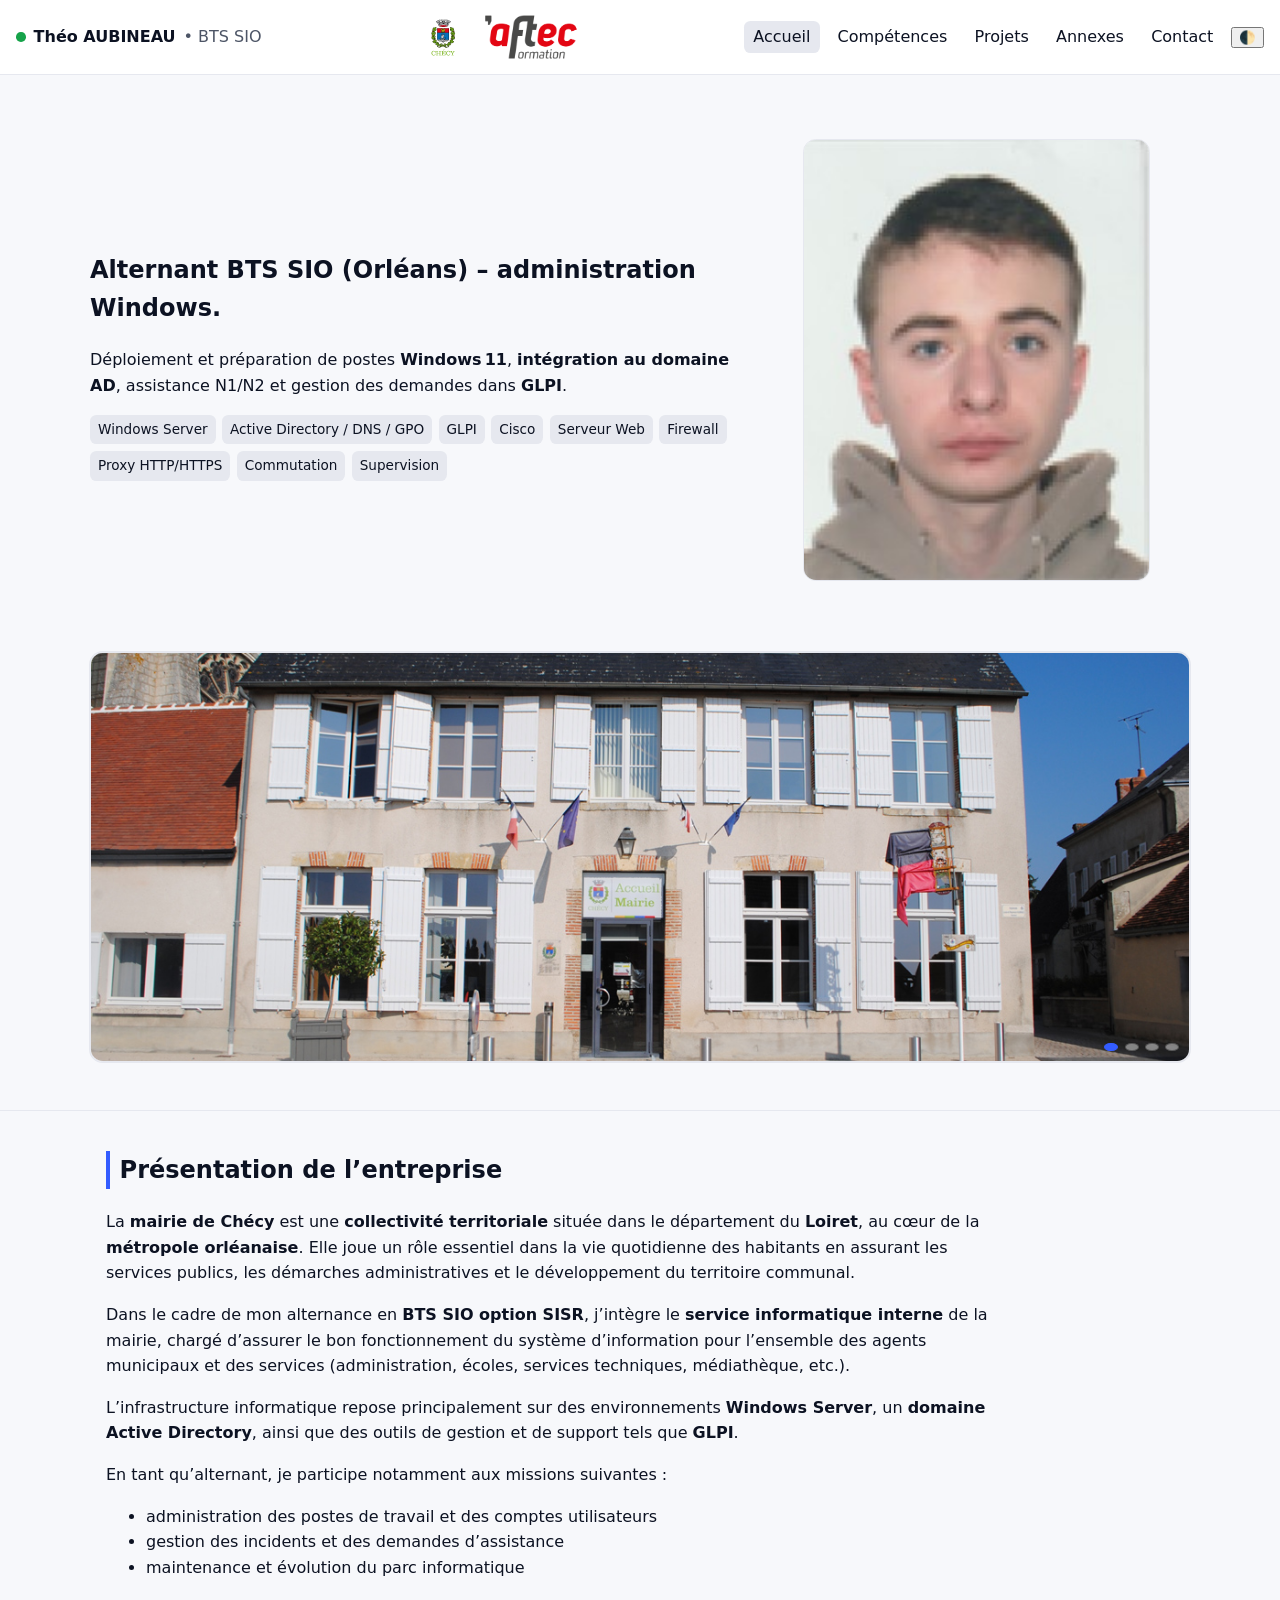
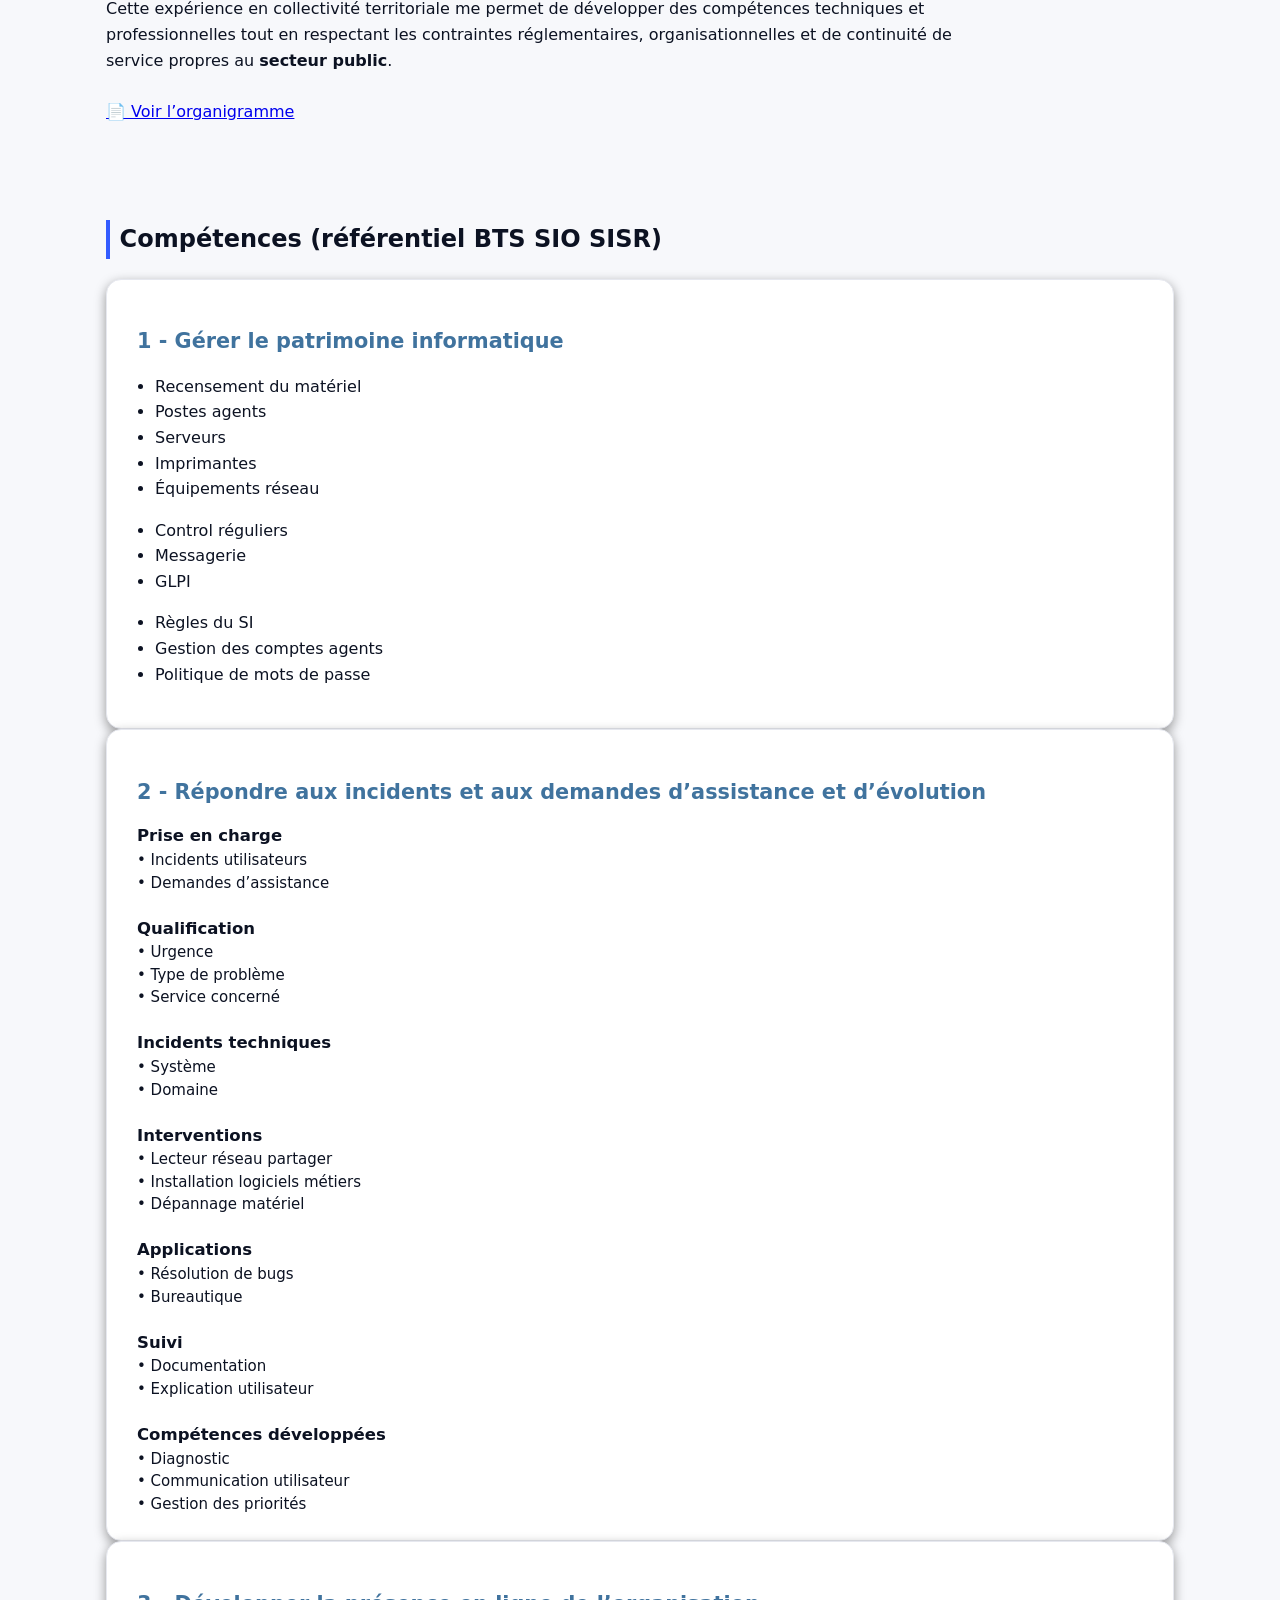
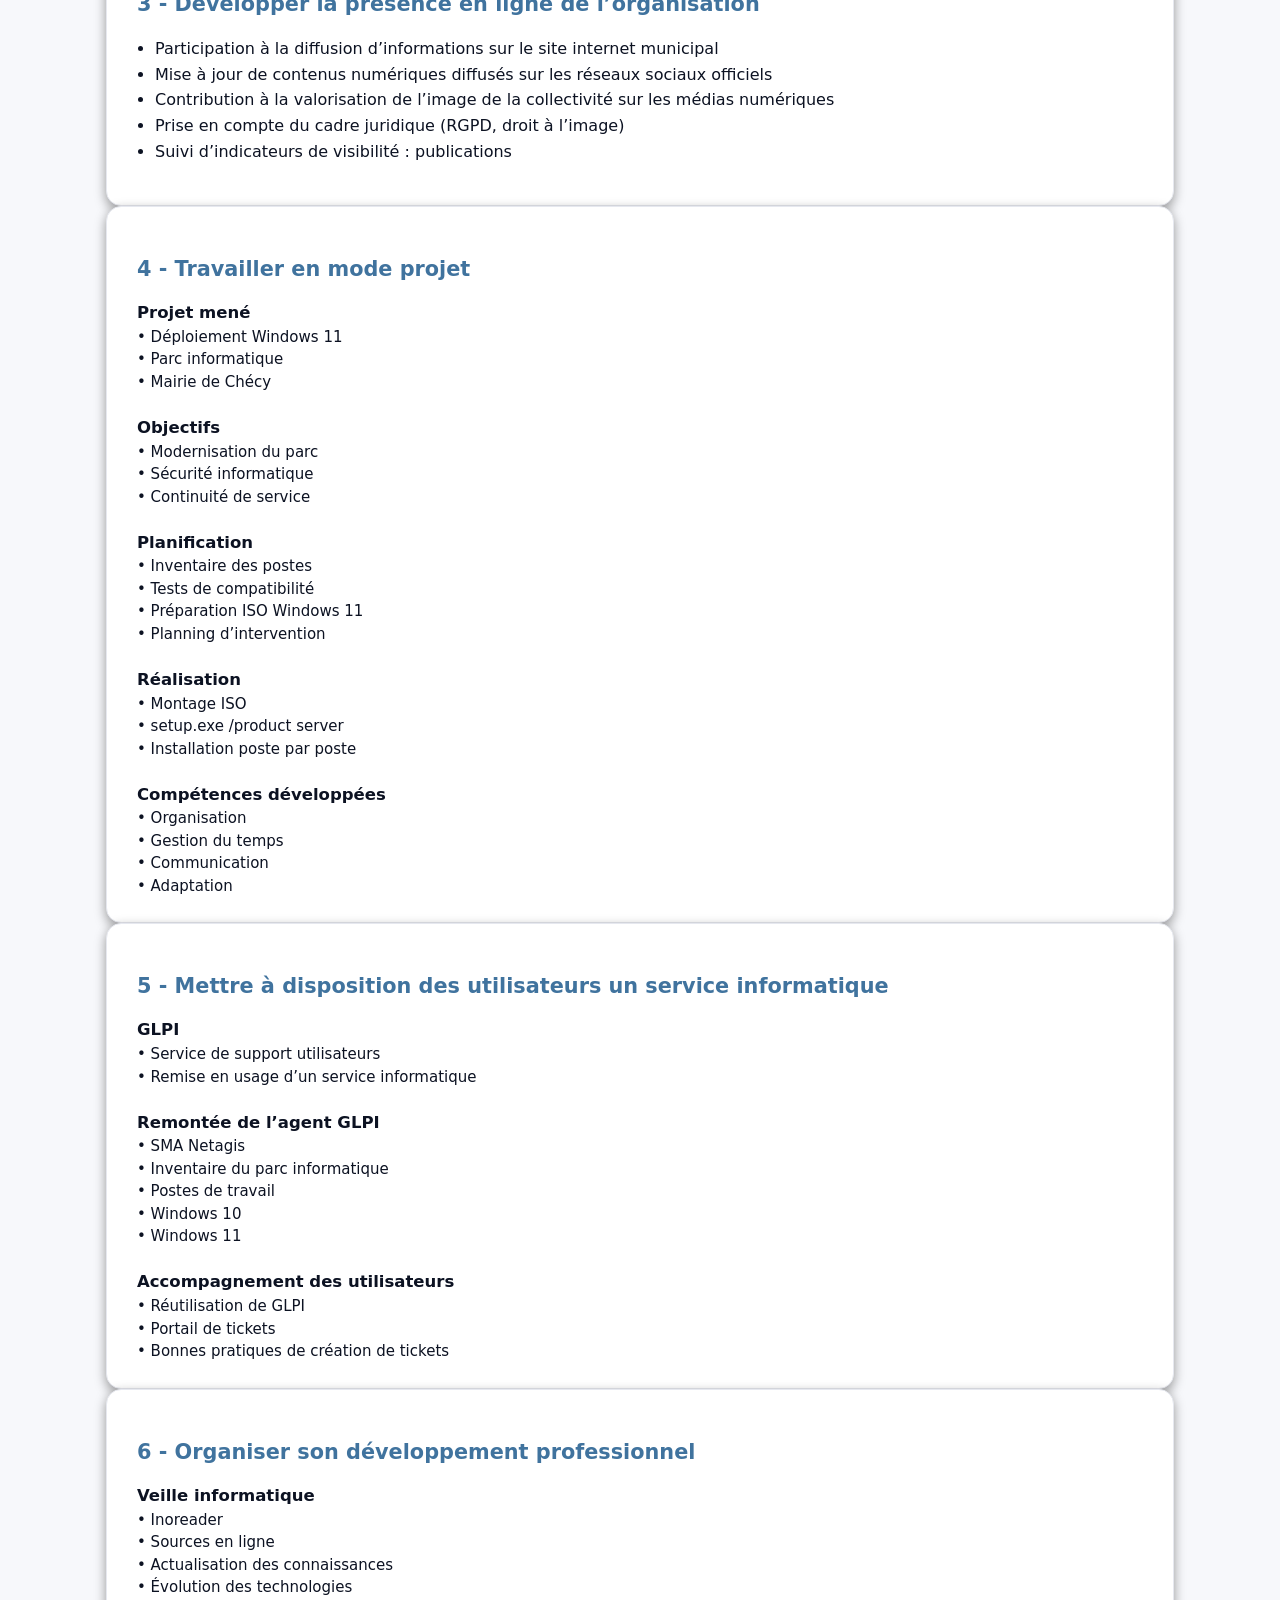
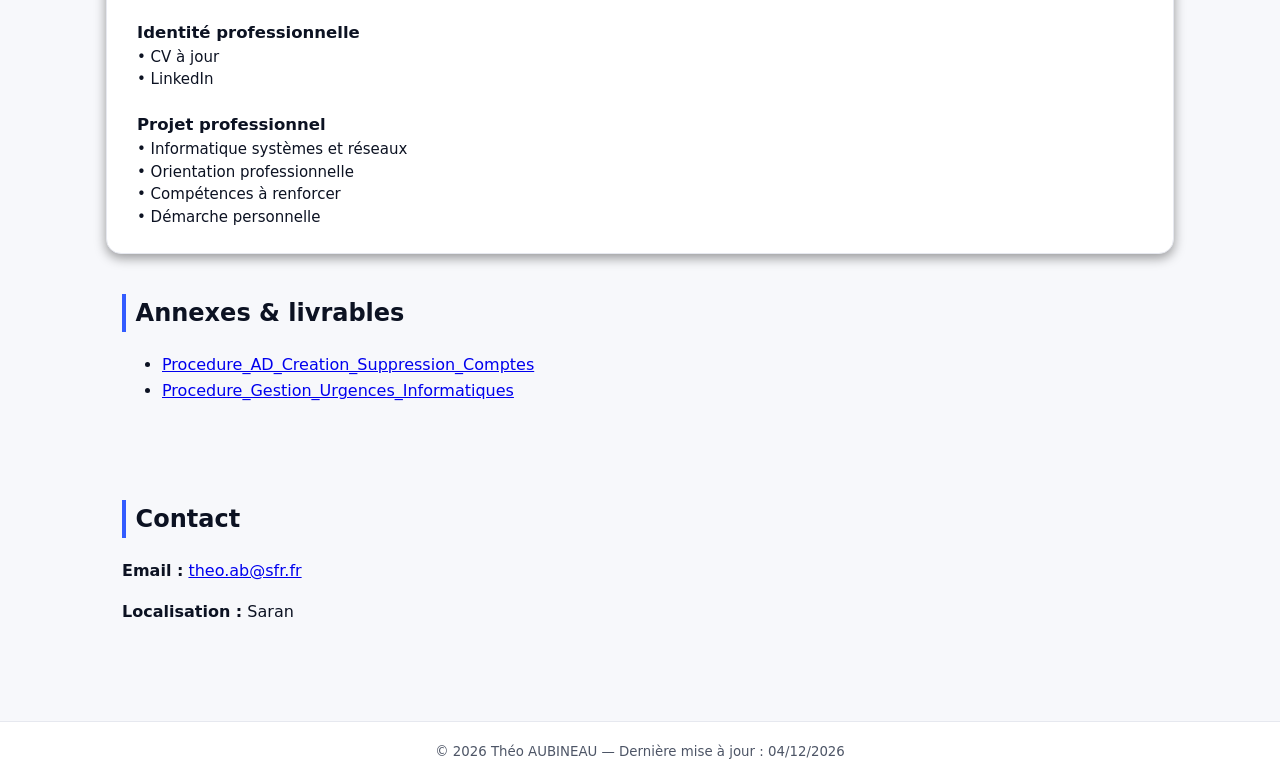
<file: index.html>
<!doctype html>
<html lang="fr">
<head>
  <meta charset="utf-8" />
  <meta name="viewport" content="width=device-width, initial-scale=1" />
  <meta name="color-scheme" content="light dark" />
  <title>Portfolio – Théo AUBINEAU – BTS SIO</title>
  <meta name="description" content="Portfolio BTS SISR de Théo AUBINEAU : compétences (patrimoine, incidents, présence en ligne, projet, mise à disposition, développement pro), projets (Active Directory, GLPI, supervision), annexes et contact.">
  <link rel="icon" href="assets/favicon.svg" type="image/svg+xml" />
  <link rel="stylesheet" href="assets/styles.css" />
</head>
<body>
  <!-- TOPBAR -->
  <header class="topbar">
    <div class="brand" aria-label="Identité">
      <span class="dot" aria-hidden="true"></span>
      <strong>Théo AUBINEAU</strong>
      <span class="subtitle">• BTS SIO</span>
    </div>

    <!-- ✅ Logos partenaires (toujours visibles) -->
    <div class="topbar-logos" aria-label="Partenaires">
      <img src="assets/logos/checy.png" alt="Logo Ville de Chécy" title="Ville de Chécy" />
      <img src="assets/logos/aftec.png" alt="Logo AFTEC Formation" title="AFTEC Formation" />
    </div>

    <nav class="nav" aria-label="Navigation principale">
      <button class="nav-toggle" aria-controls="menu" aria-expanded="false" aria-label="Ouvrir le menu">☰</button>
      <ul id="menu">
        <li><a href="#accueil">Accueil</a></li>
        <li><a href="#competences">Compétences</a></li>
        <li><a href="#projets">Projets</a></li>
        <li><a href="#annexes">Annexes</a></li>
        <li><a href="#contact">Contact</a></li>
        <li><button id="themeToggle" class="btn ghost" aria-label="Changer de thème">🌓</button></li>
      </ul>
    </nav>
  </header>

  <main>
    <!-- ACCUEIL -->
    <section id="accueil" class="hero">
      <div class="hero-grid">
        <div>
          <p class="lead">
 		<h1>Alternant BTS SIO (Orléans) – administration Windows.</h1>
 		Déploiement et préparation de postes <strong>Windows 11</strong>, <strong>intégration au domaine AD</strong>,
 		 assistance N1/N2 et gestion des demandes dans <strong>GLPI</strong>.
	  </p>

          <ul class="badges" aria-label="Mots-clés">
            <li>Windows Server</li>
            <li>Active Directory / DNS / GPO</li>
            <li>GLPI</li>
            <li>Cisco</li>
	    <li>Serveur Web</li>
	    <li>Firewall</li>
	    <li>Proxy HTTP/HTTPS</li>
	    <li>Commutation</li>
	    <li>Supervision</li>
          </ul>
        </div>

        <figure class="portrait">
          <img src="assets/profile.jpg" alt="Portrait de Théo AUBINEAU" />
        </figure>

        <!-- ✅ SLIDER responsive sous la présentation -->
        <div class="hero-slider" role="region" aria-label="Diaporama d’illustrations">
          <div class="slides">
            <img src="assets/projets/accueil_mairie_0425_web.jpg" alt="Mairie - façade 1" />
            <img src="assets/projets/62a6489d9100007ba6838f87.jpg" alt="Mairie - façade 2" />
            <img src="assets/projets/ORLEANS-AFTEC-FORMATION.jpg" alt="AFTEC Formation - bâtiment" />
            <img src="assets/projets/CFSA-EXTERIEUR-49-700x300.jpg" alt="CFSA - extérieur" />
          </div>
          <div class="dots" aria-hidden="true">
            <button class="dot" aria-label="Aller à l’image 1"></button>
            <button class="dot" aria-label="Aller à l’image 2"></button>
            <button class="dot" aria-label="Aller à l’image 3"></button>
            <button class="dot" aria-label="Aller à l’image 4"></button>
          </div>
        </div>
        <!-- /SLIDER -->
      </div>
    </section>

	


<!-- PRÉSENTATION DE L’ENTREPRISE -->
<section id="entreprise" class="section" aria-labelledby="entreprise-title">
  <h2 id="entreprise-title">Présentation de l’entreprise</h2>

  <p style="max-width:900px; line-height:1.6;">
    La <strong>mairie de Chécy</strong> est une <strong>collectivité territoriale</strong>
    située dans le département du <strong>Loiret</strong>, au cœur de la
    <strong>métropole orléanaise</strong>. Elle joue un rôle essentiel dans la vie
    quotidienne des habitants en assurant les services publics, les démarches
    administratives et le développement du territoire communal.
  </p>

  <p style="max-width:900px; line-height:1.6;">
    Dans le cadre de mon alternance en <strong>BTS SIO option SISR</strong>,
    j’intègre le <strong>service informatique interne</strong> de la mairie, chargé
    d’assurer le bon fonctionnement du système d’information pour l’ensemble des
    agents municipaux et des services (administration, écoles, services techniques,
    médiathèque, etc.).
  </p>

  <p style="max-width:900px; line-height:1.6;">
    L’infrastructure informatique repose principalement sur des environnements
    <strong>Windows Server</strong>, un <strong>domaine Active Directory</strong>,
    ainsi que des outils de gestion et de support tels que <strong>GLPI</strong>.
  </p>

  <p style="max-width:900px; line-height:1.6;">
    En tant qu’alternant, je participe notamment aux missions suivantes :
  </p>

  <ul style="max-width:900px;">
    <li>administration des postes de travail et des comptes utilisateurs</li>
    <li>gestion des incidents et des demandes d’assistance</li>
    <li>maintenance et évolution du parc informatique</li>
  </ul>

  <p style="max-width:900px; line-height:1.6;">
    Cette expérience en collectivité territoriale me permet de développer des
    compétences techniques et professionnelles tout en respectant les contraintes
    réglementaires, organisationnelles et de continuité de service propres au
    <strong>secteur public</strong>.<br><br>

	
<a href="assets\projets\organigrame.png"
   target="_blank"
   rel="noopener"
   class="btn">
  📄 Voir l’organigramme
</a>

  </p>
</section>




    <!-- COMPÉTENCES -->
    <section id="competences" class="section" aria-labelledby="competences-title">
      <h2 id="competences-title">Compétences (référentiel BTS SIO SISR)</h2>

     

<!-- Compétence 1 -->
<div class="competence-card">
  

<h3>
  <a href="pages/competence-1-patrimoine.html" style="text-decoration:none; color:#40739e;">
    1 - Gérer le patrimoine informatique
  </a>
</h3>

<ul>
    <li>Recensement du matériel</li>
    <li>Postes agents</li>
    <li>Serveurs</li>
    <li>Imprimantes</li>
    <li>Équipements réseau</li>
  </ul>

  <ul>
    <li>Control réguliers</li>
    <li>Messagerie</li>
    <li>GLPI</li>
  </ul>

  <ul>
    <li>Règles du SI</li>
    <li>Gestion des comptes agents</li>
    <li>Politique de mots de passe</li>
  </ul>
</div>


      


<div class="competence-card">
  <h3>
    <a href="pages/competence-2-support.html" style="text-decoration:none; color:#40739e;">
      2 - Répondre aux incidents et aux demandes d’assistance et d’évolution
    </a>
  </h3>

  <p style="margin-top:10px; font-size:15px; line-height:1.5;">
    <strong>Prise en charge</strong><br>
    • Incidents utilisateurs<br>
    • Demandes d’assistance<br><br>

    <strong>Qualification</strong><br>
    • Urgence<br>
    • Type de problème<br>
    • Service concerné<br><br>

    <strong>Incidents techniques</strong><br>
    • Système<br>
    • Domaine<br><br>

    <strong>Interventions</strong><br>
    • Lecteur réseau partager<br>
    • Installation logiciels métiers<br>
    • Dépannage matériel<br><br>

    <strong>Applications</strong><br>
    • Résolution de bugs<br>
    • Bureautique<br><br>

    <strong>Suivi</strong><br>
    • Documentation<br>
    • Explication utilisateur<br><br>

    <strong>Compétences développées</strong><br>
    • Diagnostic<br>
    • Communication utilisateur<br>
    • Gestion des priorités
  </p>
</div>

  
<!-- Compétence 3 -->
<div class="competence-card">
  <h3>
    <a href="pages\competence-3-presence-en-ligne.html" style="text-decoration:none; color:#40739e;">
      3 - Développer la présence en ligne de l’organisation
    </a>
  </h3>
  <p><strong></strong></p>
  <ul>
    <li>Participation à la diffusion d’informations sur le site internet municipal</li>
    <li>Mise à jour de contenus numériques diffusés sur les réseaux sociaux officiels</li>
    <li>Contribution à la valorisation de l’image de la collectivité sur les médias numériques</li>
    <li>Prise en compte du cadre juridique (RGPD, droit à l’image)</li>
    <li>Suivi d’indicateurs de visibilité : publications</li>
  </ul>
</div>



<!-- Compétence 4 -->
<div class="competence-card">
  <h3>
    <a href="pages/competence-4-mode-projet.html" style="text-decoration:none; color:#40739e;">
      4 - Travailler en mode projet
    </a>
  </h3>

  <p style="margin-top:10px; font-size:15px; line-height:1.5;">
    <strong>Projet mené</strong><br>
    • Déploiement Windows 11<br>
    • Parc informatique<br>
    • Mairie de Chécy<br><br>

    <strong>Objectifs</strong><br>
    • Modernisation du parc<br>
    • Sécurité informatique<br>
    • Continuité de service<br><br>

    <strong>Planification</strong><br>
    • Inventaire des postes<br>
    • Tests de compatibilité<br>
    • Préparation ISO Windows 11<br>
    • Planning d’intervention<br><br>

    <strong>Réalisation</strong><br>
    • Montage ISO<br>
    • setup.exe /product server<br>
    • Installation poste par poste<br><br>

    <strong>Compétences développées</strong><br>
    • Organisation<br>
    • Gestion du temps<br>
    • Communication<br>
    • Adaptation
  </p>
</div>




<!-- Compétence 5 -->
<div class="competence-card">
  <h3>
    <a href="pages/competence-5-service.html" style="text-decoration:none; color:#40739e;">
      5 - Mettre à disposition des utilisateurs un service informatique
    </a>
  </h3>

  <p style="margin-top:10px; font-size:15px; line-height:1.5;">
    
    <strong>GLPI</strong><br>
    • Service de support utilisateurs<br>
    • Remise en usage d’un service informatique<br><br>

    <strong>Remontée de l’agent GLPI</strong><br>
    • SMA Netagis<br>
    • Inventaire du parc informatique<br>
    • Postes de travail<br>
    • Windows 10<br>
    • Windows 11<br><br>

    <strong>Accompagnement des utilisateurs</strong><br>
    • Réutilisation de GLPI<br>
    • Portail de tickets<br>
    • Bonnes pratiques de création de tickets<br>
  </p>
</div>


      <!-- Compétence 6 -->
<div class="competence-card">
  <h3>
    <a href="pages/competence-6-developpement-pro.html" style="text-decoration:none; color:#40739e;">
      6 - Organiser son développement professionnel
    </a>
  </h3>

  <p style="margin-top:10px; font-size:15px; line-height:1.5;">
    
    <strong>Veille informatique</strong><br>
    • Inoreader<br>
    • Sources en ligne<br>
    • Actualisation des connaissances<br>
    • Évolution des technologies<br><br>

    <strong>Identité professionnelle</strong><br>
    • CV à jour<br>
    • LinkedIn<br><br>

    <strong>Projet professionnel</strong><br>
    • Informatique systèmes et réseaux<br>
    • Orientation professionnelle<br>
    • Compétences à renforcer<br>
    • Démarche personnelle
  </p>
</div>
        
    <!-- ANNEXES -->
    <section id="annexes" class="section" aria-labelledby="annexes-title">
      <h2 id="annexes-title">Annexes & livrables</h2>
      <ul class="docs">
        <li><a href="assets/projets/Procedure_AD_Creation_Suppression_Comptes.pdf" target="_blank" rel="noopener">Procedure_AD_Creation_Suppression_Comptes</a></li>
        <li><a href="assets/projets/Procedure_Gestion_Urgences_Informatiques.pdf" target="_blank" rel="noopener">Procedure_Gestion_Urgences_Informatiques</a></li>
      </ul>
    </section>

    <!-- CONTACT -->
    <section id="contact" class="section" aria-labelledby="contact-title">
      <h2 id="contact-title">Contact</h2>
      <div class="contact">
        <p><strong>Email :</strong> <a href="mailto:theo.aubineau@example.com">theo.ab@sfr.fr</a></p>
        <p><strong>Localisation :</strong> Saran</p>
      </div>
    </section>
  </main>

  <!-- FOOTER -->
  <footer class="footer">
    <small>© <span id="year"></span> Théo AUBINEAU — Dernière mise à jour : <time id="lastUpdated"></time></small>
  </footer>

  <script src="assets/script.js"></script>
</body>
</html>
</file>
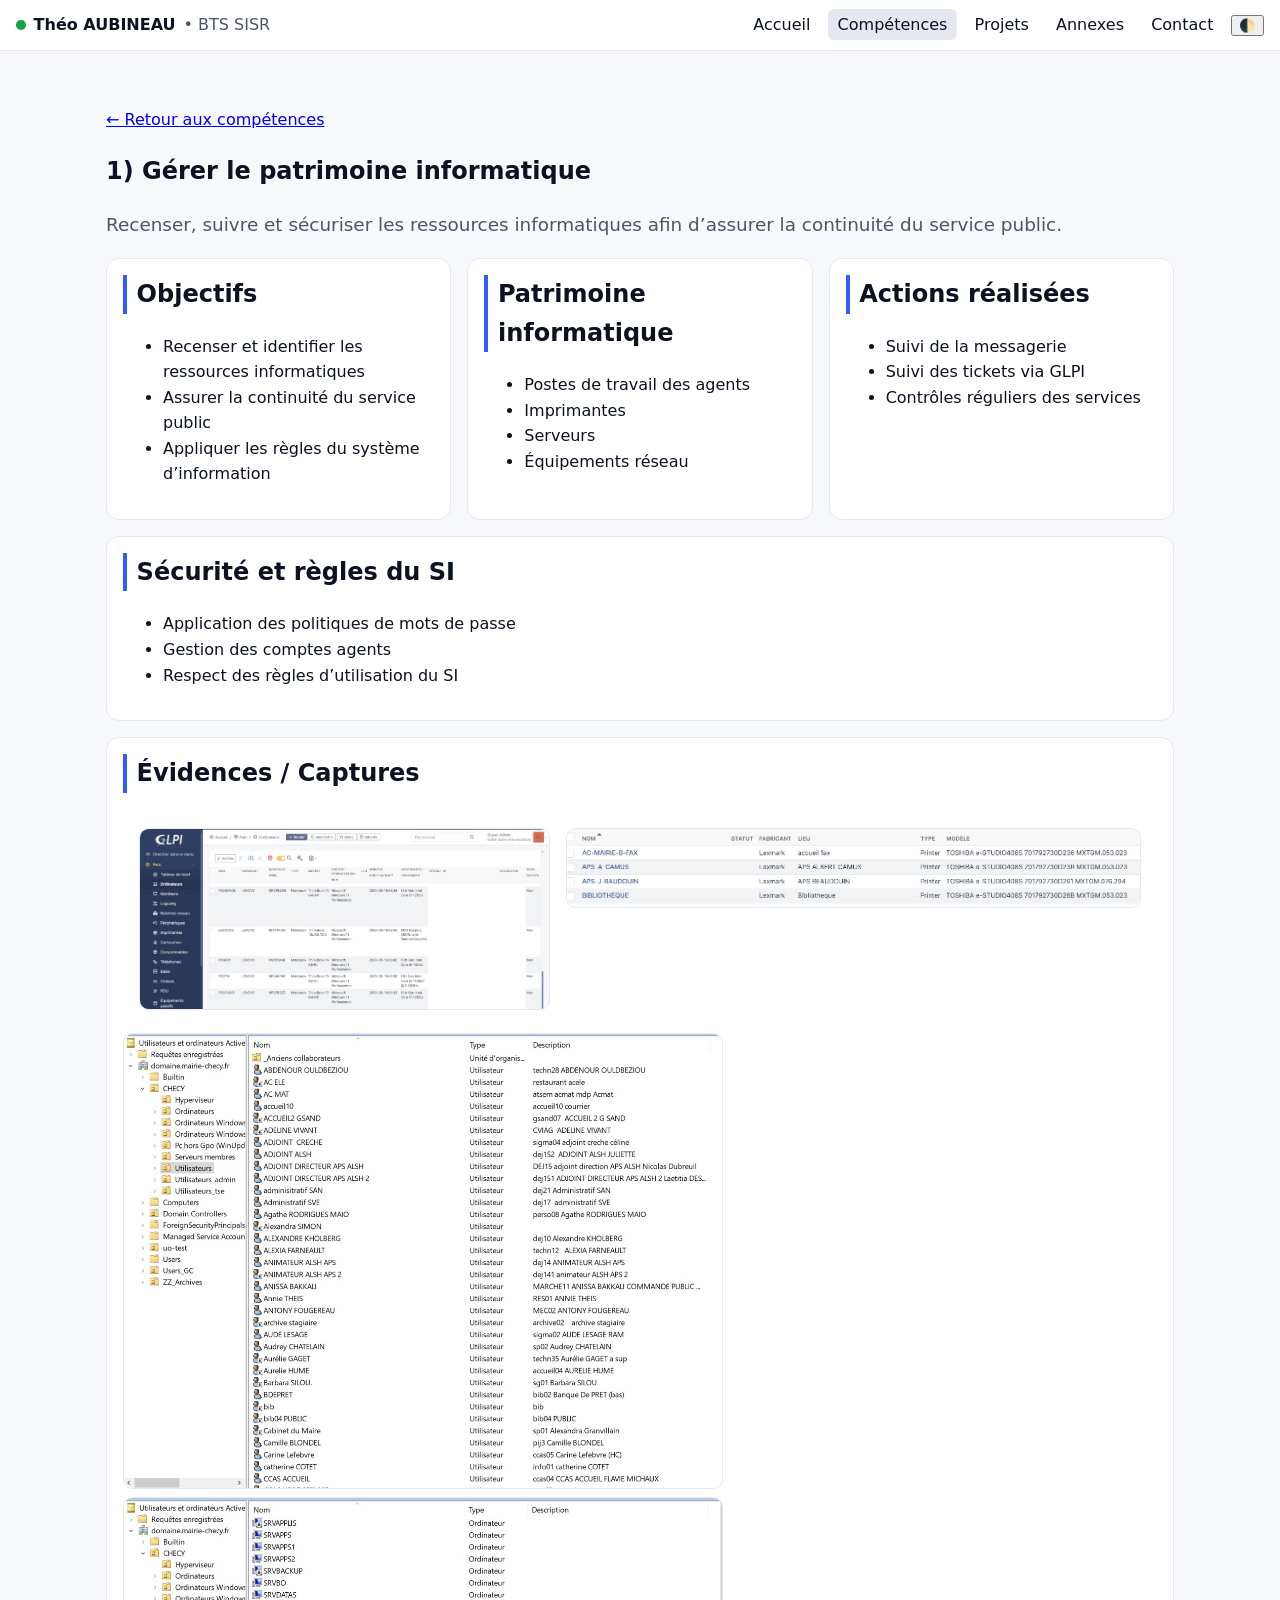
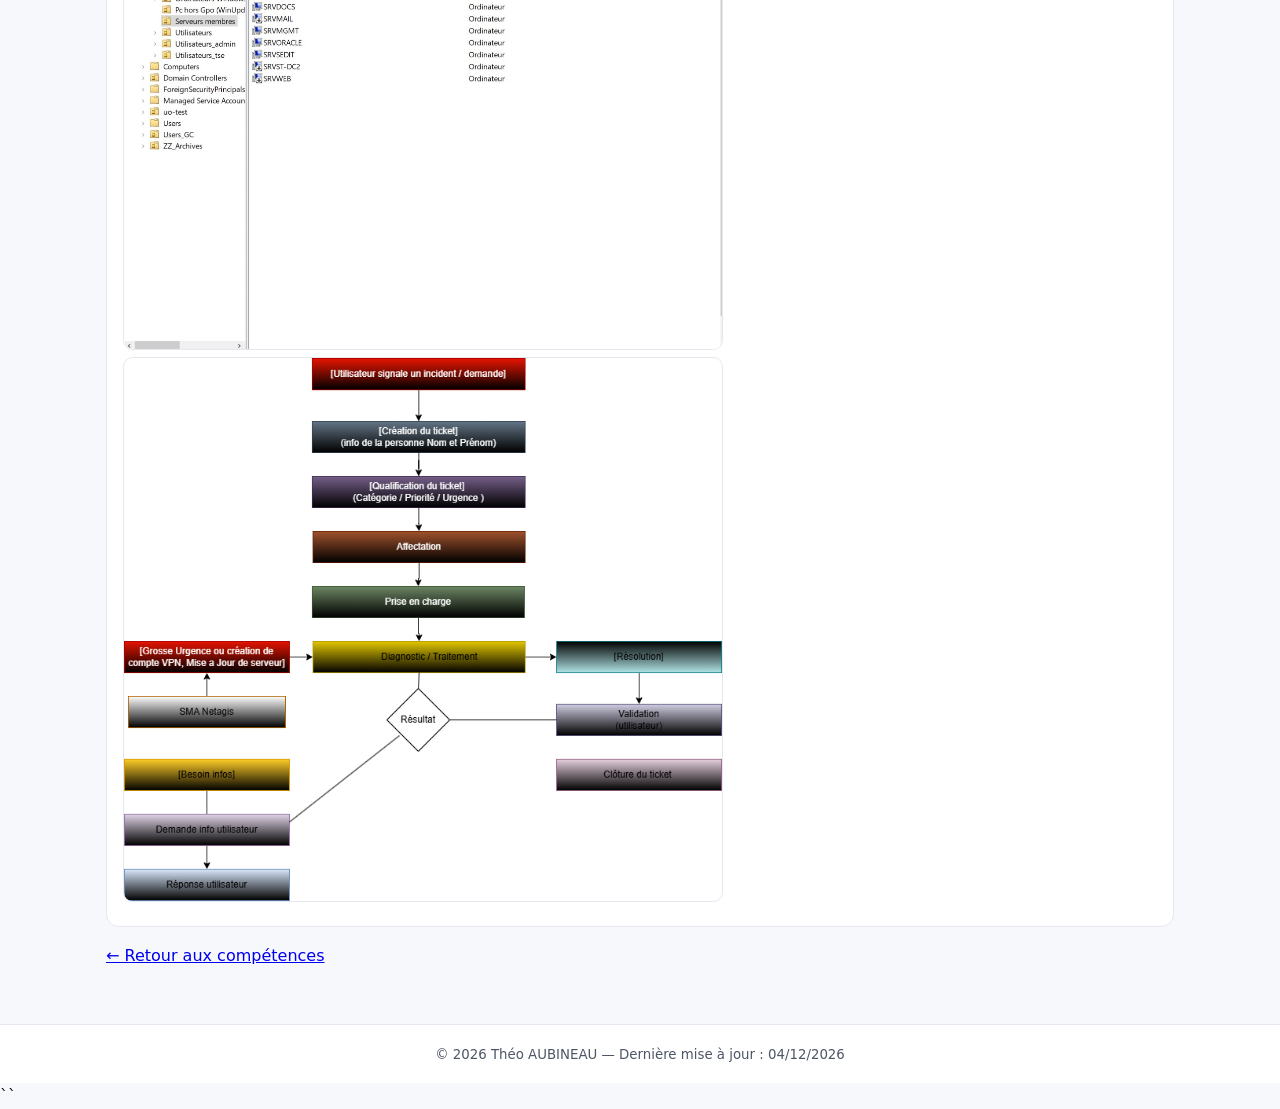
<file: pages/competence-1-patrimoine.html>
<!doctype html>
<html lang="fr">
<head>
  <meta charset="utf-8" />
  <meta name="viewport" content="width=device-width, initial-scale=1" />
  <meta name="color-scheme" content="light dark" />
  <title>1) Gérer le patrimoine informatique – Portfolio – Théo AUBINEAU</title>
  <meta name="description" content="Gestion du patrimoine informatique d’une collectivité territoriale." />
  <link rel="icon" href="../assets/favicon.svg" type="image/svg+xml" />
  <link rel="stylesheet" href="../assets/styles.css" />
</head>

<body>
  <!-- TOPBAR -->
  <header class="topbar">
    <div class="brand">
      <span class="dot"></span>
      <strong>Théo AUBINEAU</strong>
      <span class="subtitle">• BTS SISR</span>
    </div>
    <nav class="nav">
      <button class="nav-toggle" aria-controls="menu" aria-expanded="false">☰</button>
      <ul id="menu">
        <li><a href="../index.html#accueil">Accueil</a></li>
        <li><a class="active" href="../index.html#competences">Compétences</a></li>
        <li><a href="../index.html#projets">Projets</a></li>
        <li><a href="../index.html#annexes">Annexes</a></li>
        <li><a href="../index.html#contact">Contact</a></li>
        <li><button id="themeToggle" class="btn ghost">🌓</button></li>
      </ul>
    </nav>
  </header>

  <main>
    <section class="section">
      <p><a class="btn" href="../index.html#competences">← Retour aux compétences</a></p>

      <h1>1) Gérer le patrimoine informatique</h1>
      <p class="lead">
        Recenser, suivre et sécuriser les ressources informatiques afin d’assurer la continuité du service public.
      </p>

      <div class="grid-3">

        <!-- OBJECTIFS -->
        <article class="card">
          <h2>Objectifs</h2>
          <ul>
            <li>Recenser et identifier les ressources informatiques</li>
            <li>Assurer la continuité du service public</li>
            <li>Appliquer les règles du système d’information</li>
          </ul>
        </article>

        <!-- PATRIMOINE -->
        <article class="card">
          <h2>Patrimoine informatique</h2>
          <ul>
            <li>Postes de travail des agents</li>
            <li>Imprimantes</li>
            <li>Serveurs</li>
            <li>Équipements réseau</li>
          </ul>
        </article>

        <!-- ACTIONS -->
        <article class="card">
          <h2>Actions réalisées</h2>
          <ul>
            <li>Suivi de la messagerie</li>
            <li>Suivi des tickets via GLPI</li>
            <li>Contrôles réguliers des services</li>
          </ul>
        </article>

      </div>

      <article class="card" style="margin-top:1rem;">
        <h2>Sécurité et règles du SI</h2>
        <ul>
          <li>Application des politiques de mots de passe</li>
          <li>Gestion des comptes agents</li>
          <li>Respect des règles d’utilisation du SI</li>
        </ul>
      </article>

      <article class="card" style="margin-top:1rem;">
        <h2>Évidences / Captures</h2>
        <div class="project-body gallery-3">
    <div class="project-media">
      <img class="zoomable" src="../assets/projets/c1-inventaire.png" alt="Tickets GLPI" />
    </div>

    <div class="project-media">
      <img class="zoomable" src="../assets/projets/glpi imprimante.jpg" alt="Tickets GLPI" />
    </div>
  </div>

<div class="project-media">
  <img
    class="zoomable"
    src="../assets/projets/ad.jpg"
    alt="Tickets GLPI"
    style="max-width: 600px; width: 100%;"
  />
</div>

  <div class="project-media">
  <img
    class="zoomable"
    src="../assets/projets/ad2.jpg"
    alt="Tickets GLPI"
    style="max-width: 600px; width: 100%;"
  />
</div>

<div class="project-media">
  <img
    class="zoomable"
    src="../assets/projets/logigramme.drawio.png"
    alt="Tickets GLPI"
    style="max-width: 600px; width: 100%;"
  />
</div>

</article>

      <div id="fullscreen" class="fullscreen">
        <img id="fullscreen-img">
      </div>

      <p><a class="btn" href="../index.html#competences">← Retour aux compétences</a></p>
    </section>
  </main>

  <footer class="footer">
    <small>© <span id="year"></span> Théo AUBINEAU — Dernière mise à jour : <time id="lastUpdated"></time></small>
  </footer>

  <script src="../assets/script.js"></script>

  <!-- Zoom image -->
  <script>
    document.querySelectorAll(".zoomable").forEach(img => {
      img.addEventListener("click", () => {
        document.getElementById("fullscreen-img").src = img.src;
        document.getElementById("fullscreen").style.display = "flex";
      });
    });
    document.getElementById("fullscreen").addEventListener("click", () => {
      document.getElementById("fullscreen").style.display = "none";
    });
  </script>
</body>
</html>
``
</file>
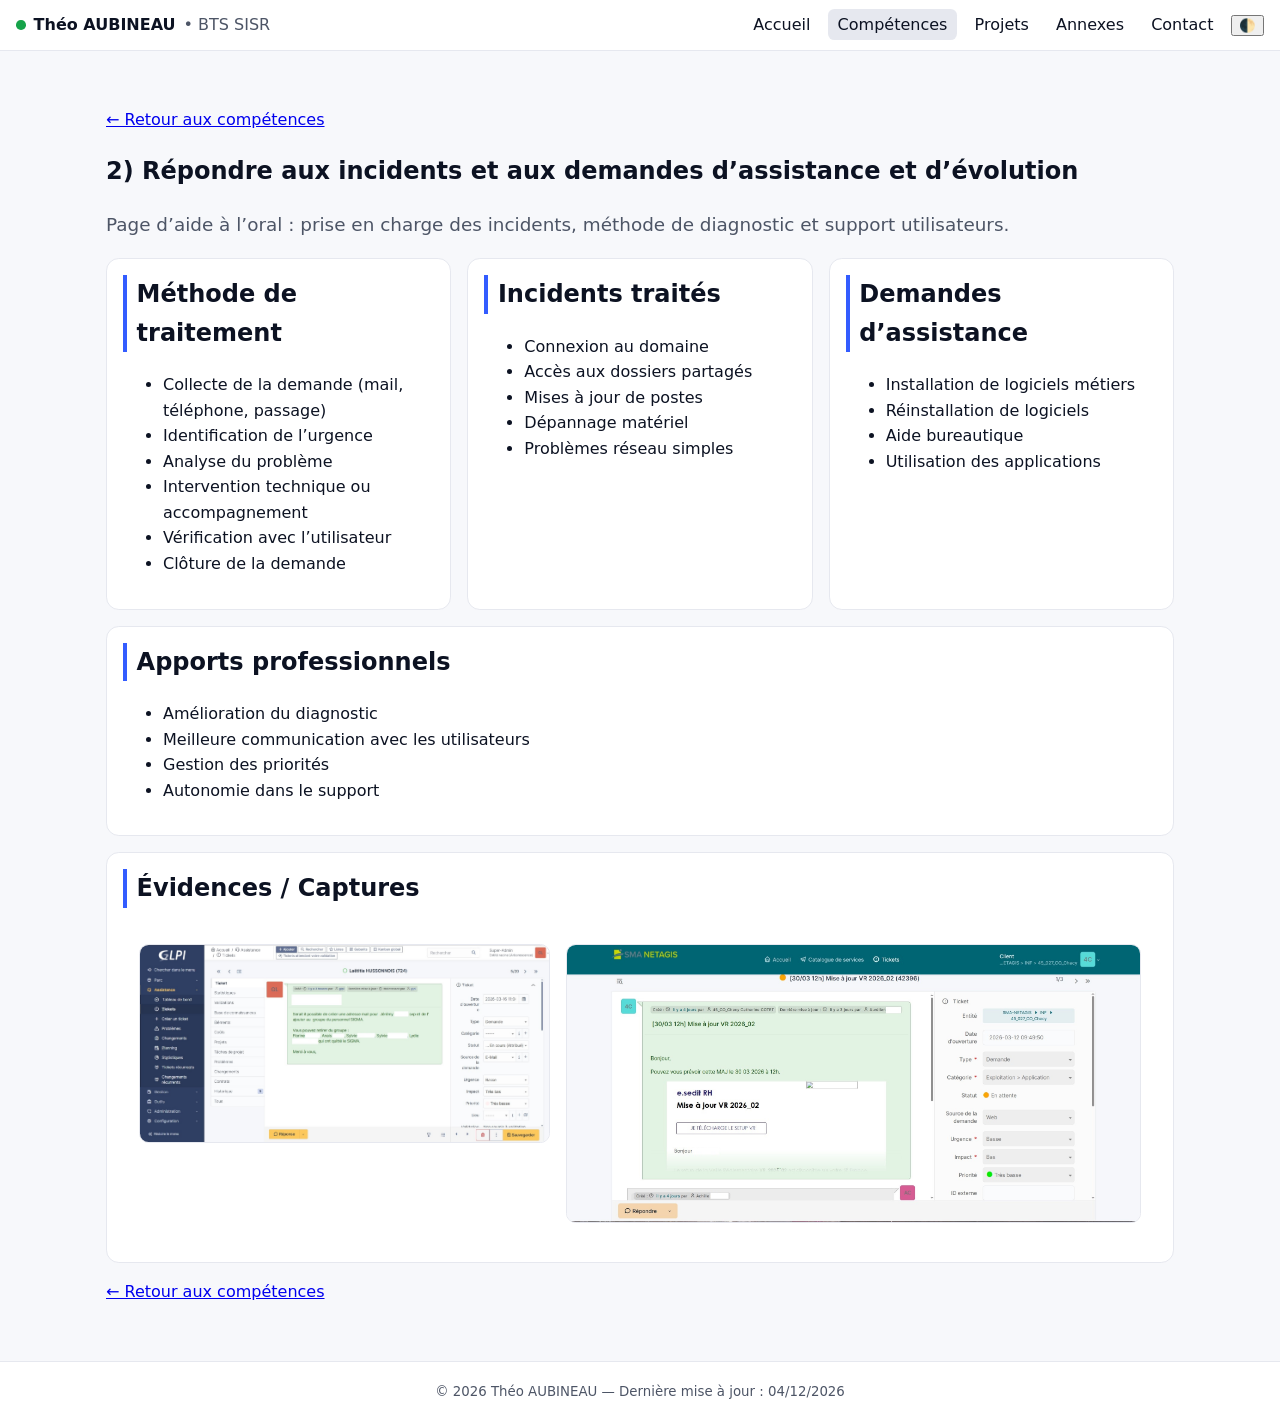
<file: pages/competence-2-support.html>
<!doctype html>
<html lang="fr">
<head>
  <meta charset="utf-8" />
  <meta name="viewport" content="width=device-width, initial-scale=1" />
  <meta name="color-scheme" content="light dark" />
  <title>2) Répondre aux incidents et aux demandes – Portfolio – Théo AUBINEAU</title>
  <meta name="description" content="Support utilisateurs, diagnostic et résolution des incidents informatiques." />
  <link rel="icon" href="../assets/favicon.svg" type="image/svg+xml" />
  <link rel="stylesheet" href="../assets/styles.css" />
</head>

<body>

<!-- TOPBAR -->
<header class="topbar">
  <div class="brand">
    <span class="dot"></span>
    <strong>Théo AUBINEAU</strong>
    <span class="subtitle">• BTS SISR</span>
  </div>

  <nav class="nav" aria-label="Navigation principale">
    <button class="nav-toggle" aria-controls="menu" aria-expanded="false">☰</button>
    <ul id="menu">
      <li><a href="../index.html#accueil">Accueil</a></li>
      <li><a class="active" href="../index.html#competences">Compétences</a></li>
      <li><a href="../index.html#projets">Projets</a></li>
      <li><a href="../index.html#annexes">Annexes</a></li>
      <li><a href="../index.html#contact">Contact</a></li>
      <li><button id="themeToggle" class="btn ghost">🌓</button></li>
    </ul>
  </nav>
</header>

<main>
<section class="section">

  <p><a class="btn" href="../index.html#competences">← Retour aux compétences</a></p>

  <h1>2) Répondre aux incidents et aux demandes d’assistance et d’évolution</h1>
  <p class="lead">
    Page d’aide à l’oral : prise en charge des incidents, méthode de diagnostic et support utilisateurs.
  </p>

  <div class="grid-3">

    <!-- MÉTHODE -->
    <article class="card">
      <h2>Méthode de traitement</h2>
      <ul>
        <li>Collecte de la demande (mail, téléphone, passage)</li>
        <li>Identification de l’urgence</li>
        <li>Analyse du problème</li>
        <li>Intervention technique ou accompagnement</li>
        <li>Vérification avec l’utilisateur</li>
        <li>Clôture de la demande</li>
      </ul>
    </article>

    <!-- INCIDENTS -->
    <article class="card">
      <h2>Incidents traités</h2>
      <ul>
        <li>Connexion au domaine</li>
        <li>Accès aux dossiers partagés</li>
        <li>Mises à jour de postes</li>
        <li>Dépannage matériel</li>
        <li>Problèmes réseau simples</li>
      </ul>
    </article>

    <!-- DEMANDES -->
    <article class="card">
      <h2>Demandes d’assistance</h2>
      <ul>
        <li>Installation de logiciels métiers</li>
        <li>Réinstallation de logiciels</li>
        <li>Aide bureautique</li>
        <li>Utilisation des applications</li>
      </ul>
    </article>

  </div>

  <!-- APPORT -->
  <article class="card" style="margin-top:1rem;">
    <h2>Apports professionnels</h2>
    <ul>
      <li>Amélioration du diagnostic</li>
      <li>Meilleure communication avec les utilisateurs</li>
      <li>Gestion des priorités</li>
      <li>Autonomie dans le support</li>
    </ul>
  </article>

  <!-- EVIDENCES -->
<article class="card" style="margin-top:1rem;">
  <h2>Évidences / Captures</h2>

  <div class="project-body gallery-3">
    <div class="project-media">
      <img class="zoomable" src="../assets/projets/c2-tickets.png" alt="Tickets GLPI" />
    </div>

    <div class="project-media">
      <img class="zoomable" src="../assets/projets/c3-tickets.png" alt="Tickets GLPI" />
    </div>
  </div>
</article>
	<p><a class="btn" href="../index.html#competences">← Retour aux compétences</a></p>
    </section>
  </main>

<!-- FULLSCREEN -->
<div id="fullscreen" class="fullscreen">
  <img id="fullscreen-img">
</div>

<footer class="footer">
  <small>© <span id="year"></span> Théo AUBINEAU — Dernière mise à jour : <time id="lastUpdated"></time></small>
</footer>

<script src="../assets/script.js"></script>

<script>
document.addEventListener("DOMContentLoaded", () => {
  const fullscreen = document.getElementById("fullscreen");
  const fullscreenImg = document.getElementById("fullscreen-img");

  document.querySelectorAll(".zoomable").forEach(img => {
    img.addEventListener("click", () => {
      fullscreenImg.src = img.src;
      fullscreen.style.display = "flex";
    });
  });

  fullscreen.addEventListener("click", () => {
    fullscreen.style.display = "none";
  });
});
</script>

</body>
</html>
</file>
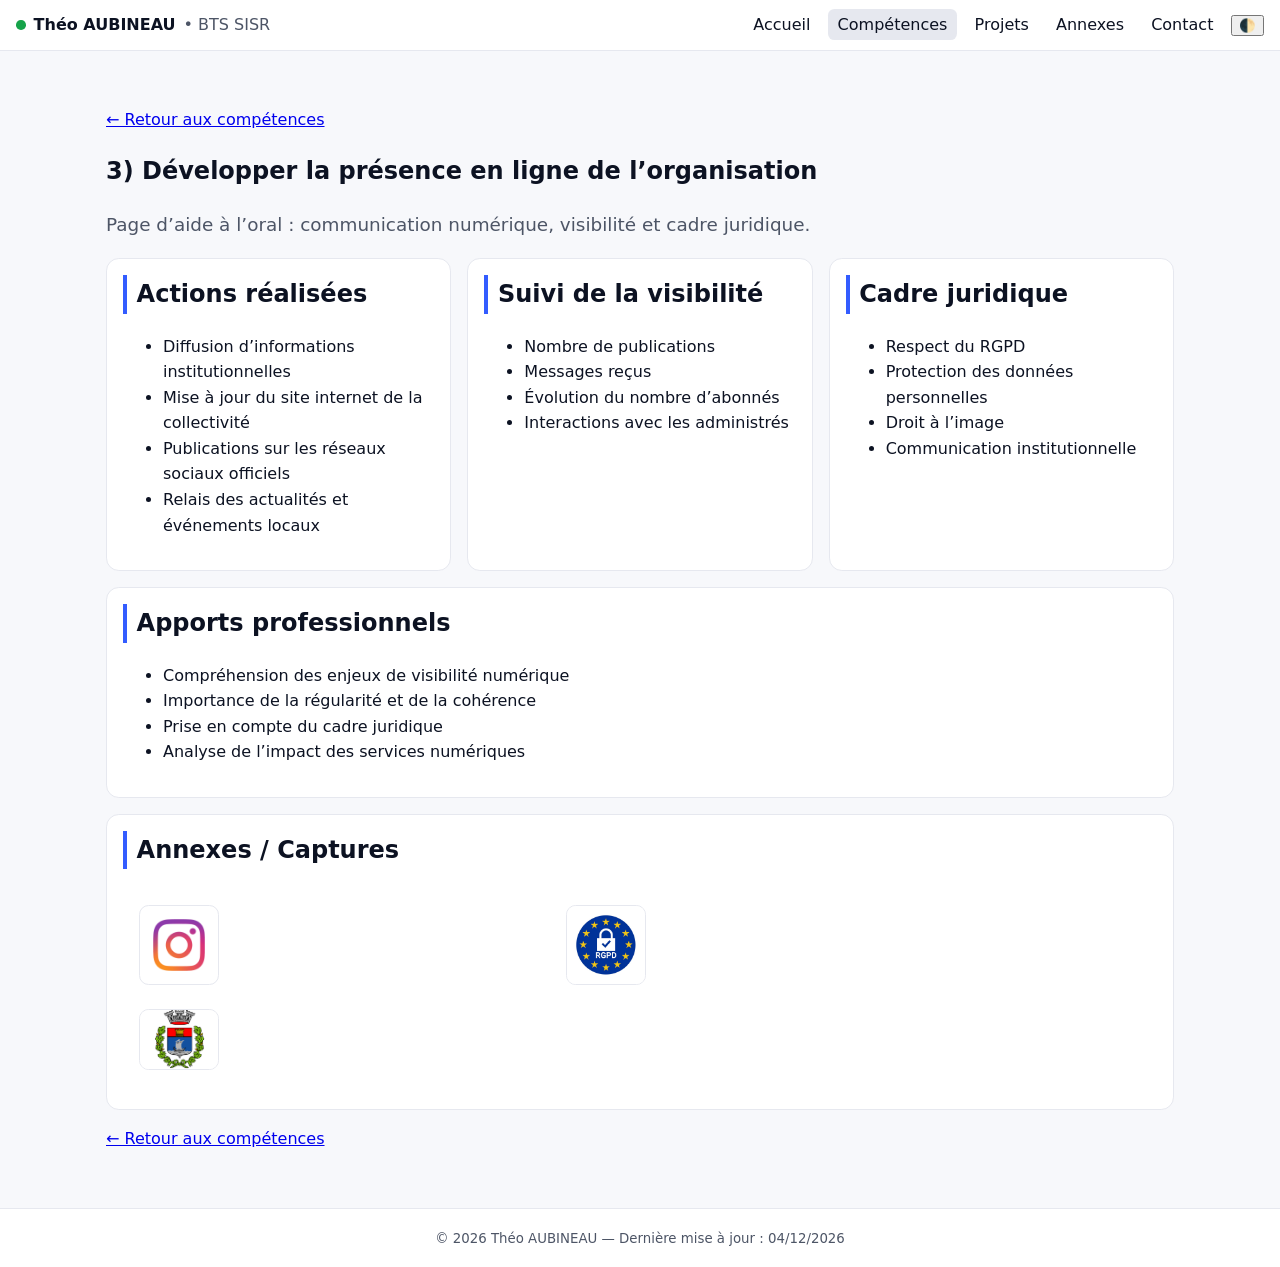
<file: pages/competence-3-presence-en-ligne.html>
<!doctype html>
<html lang="fr">
<head>
  <meta charset="utf-8" />
  <meta name="viewport" content="width=device-width, initial-scale=1" />
  <meta name="color-scheme" content="light dark" />
  <title>3) Développer la présence en ligne de l’organisation – Portfolio – Théo AUBINEAU</title>
  <meta name="description" content="Développement de la présence en ligne et suivi de la visibilité des services numériques d’une collectivité." />
  <link rel="icon" href="../assets/favicon.svg" type="image/svg+xml" />
  <link rel="stylesheet" href="../assets/styles.css" />
</head>

<body>

<header class="topbar">
  <div class="brand">
    <span class="dot"></span>
    <strong>Théo AUBINEAU</strong>
    <span class="subtitle">• BTS SISR</span>
  </div>
  <nav class="nav" aria-label="Navigation principale">
    <button class="nav-toggle" aria-controls="menu" aria-expanded="false">☰</button>
    <ul id="menu">
      <li><a href="../index.html#accueil">Accueil</a></li>
      <li><a class="active" href="../index.html#competences">Compétences</a></li>
      <li><a href="../index.html#projets">Projets</a></li>
      <li><a href="../index.html#annexes">Annexes</a></li>
      <li><a href="../index.html#contact">Contact</a></li>
      <li><button id="themeToggle" class="btn ghost">🌓</button></li>
    </ul>
  </nav>
</header>

<main>
<section class="section">

  <p><a class="btn" href="../index.html#competences">← Retour aux compétences</a></p>

  <h1>3) Développer la présence en ligne de l’organisation</h1>
  <p class="lead">
    Page d’aide à l’oral : communication numérique, visibilité et cadre juridique.
  </p>

  <div class="grid-3">

    <!-- ACTIONS -->
    <article class="card">
      <h2>Actions réalisées</h2>
      <ul>
        <li>Diffusion d’informations institutionnelles</li>
        <li>Mise à jour du site internet de la collectivité</li>
        <li>Publications sur les réseaux sociaux officiels</li>
        <li>Relais des actualités et événements locaux</li>
      </ul>
    </article>

    <!-- VISIBILITÉ -->
    <article class="card">
      <h2>Suivi de la visibilité</h2>
      <ul>
        <li>Nombre de publications</li>
        <li>Messages reçus</li>
        <li>Évolution du nombre d’abonnés</li>
        <li>Interactions avec les administrés</li>
      </ul>
    </article>

    <!-- JURIDIQUE -->
    <article class="card">
      <h2>Cadre juridique</h2>
      <ul>
        <li>Respect du RGPD</li>
        <li>Protection des données personnelles</li>
        <li>Droit à l’image</li>
        <li>Communication institutionnelle</li>
      </ul>
    </article>

  </div>

  <!-- APPORT -->
  <article class="card" style="margin-top:1rem;">
    <h2>Apports professionnels</h2>
    <ul>
      <li>Compréhension des enjeux de visibilité numérique</li>
      <li>Importance de la régularité et de la cohérence</li>
      <li>Prise en compte du cadre juridique</li>
      <li>Analyse de l’impact des services numériques</li>
    </ul>
  </article>

  <!-- ANNEXES -->
<article class="card" style="margin-top:1rem;">
  <h2>Annexes / Captures</h2>

  <div class="project-body gallery-3">
    
    
<div class="project-media">
  <a href="https://www.instagram.com/villedechecy/" target="_blank">
    <img
      class="zoomable"
      src="../assets/projets/insta.png"
      alt="Veille informatique Inoreader"
      style="max-width: 80px; width: 100%;"
    >
  </a>
</div>

<div class="project-media">
  <a href="https://www.checy.fr/systeme/mentions-legales/" target="_blank">
    <img
      class="zoomable"
      src="../assets/projets/Role-dun-referent-RGPD.jpg"
      alt="Veille informatique Inoreader"
      style="max-width: 80px; width: 100%;"
    >
  </a>
</div>

<div class="project-media">
  <a href="https://www.checy.fr" target="_blank">
    <img
      class="zoomable"
      src="../assets/projets/checy.png"
      alt="Veille informatique Inoreader"
      style="max-width: 80px; width: 100%;"
    >
  </a>
</div>

</div>
</article>

  <p><a class="btn" href="../index.html#competences">← Retour aux compétences</a></p>

</section>
</main>

<!-- FULLSCREEN -->
<div id="fullscreen" class="fullscreen">
  <img id="fullscreen-img">
</div>

<footer class="footer">
  <small>© <span id="year"></span> Théo AUBINEAU — Dernière mise à jour : <time id="lastUpdated"></time></small>
</footer>

<script src="../assets/script.js"></script>

<script>
document.addEventListener("DOMContentLoaded", () => {
  const fullscreen = document.getElementById("fullscreen");
  const fullscreenImg = document.getElementById("fullscreen-img");

  document.querySelectorAll(".zoomable").forEach(img => {
    img.addEventListener("click", () => {
      fullscreenImg.src = img.src;
      fullscreen.style.display = "flex";
    });
  });

  fullscreen.addEventListener("click", () => {
    fullscreen.style.display = "none";
  });
});
</script>

</body>
</html>
</file>
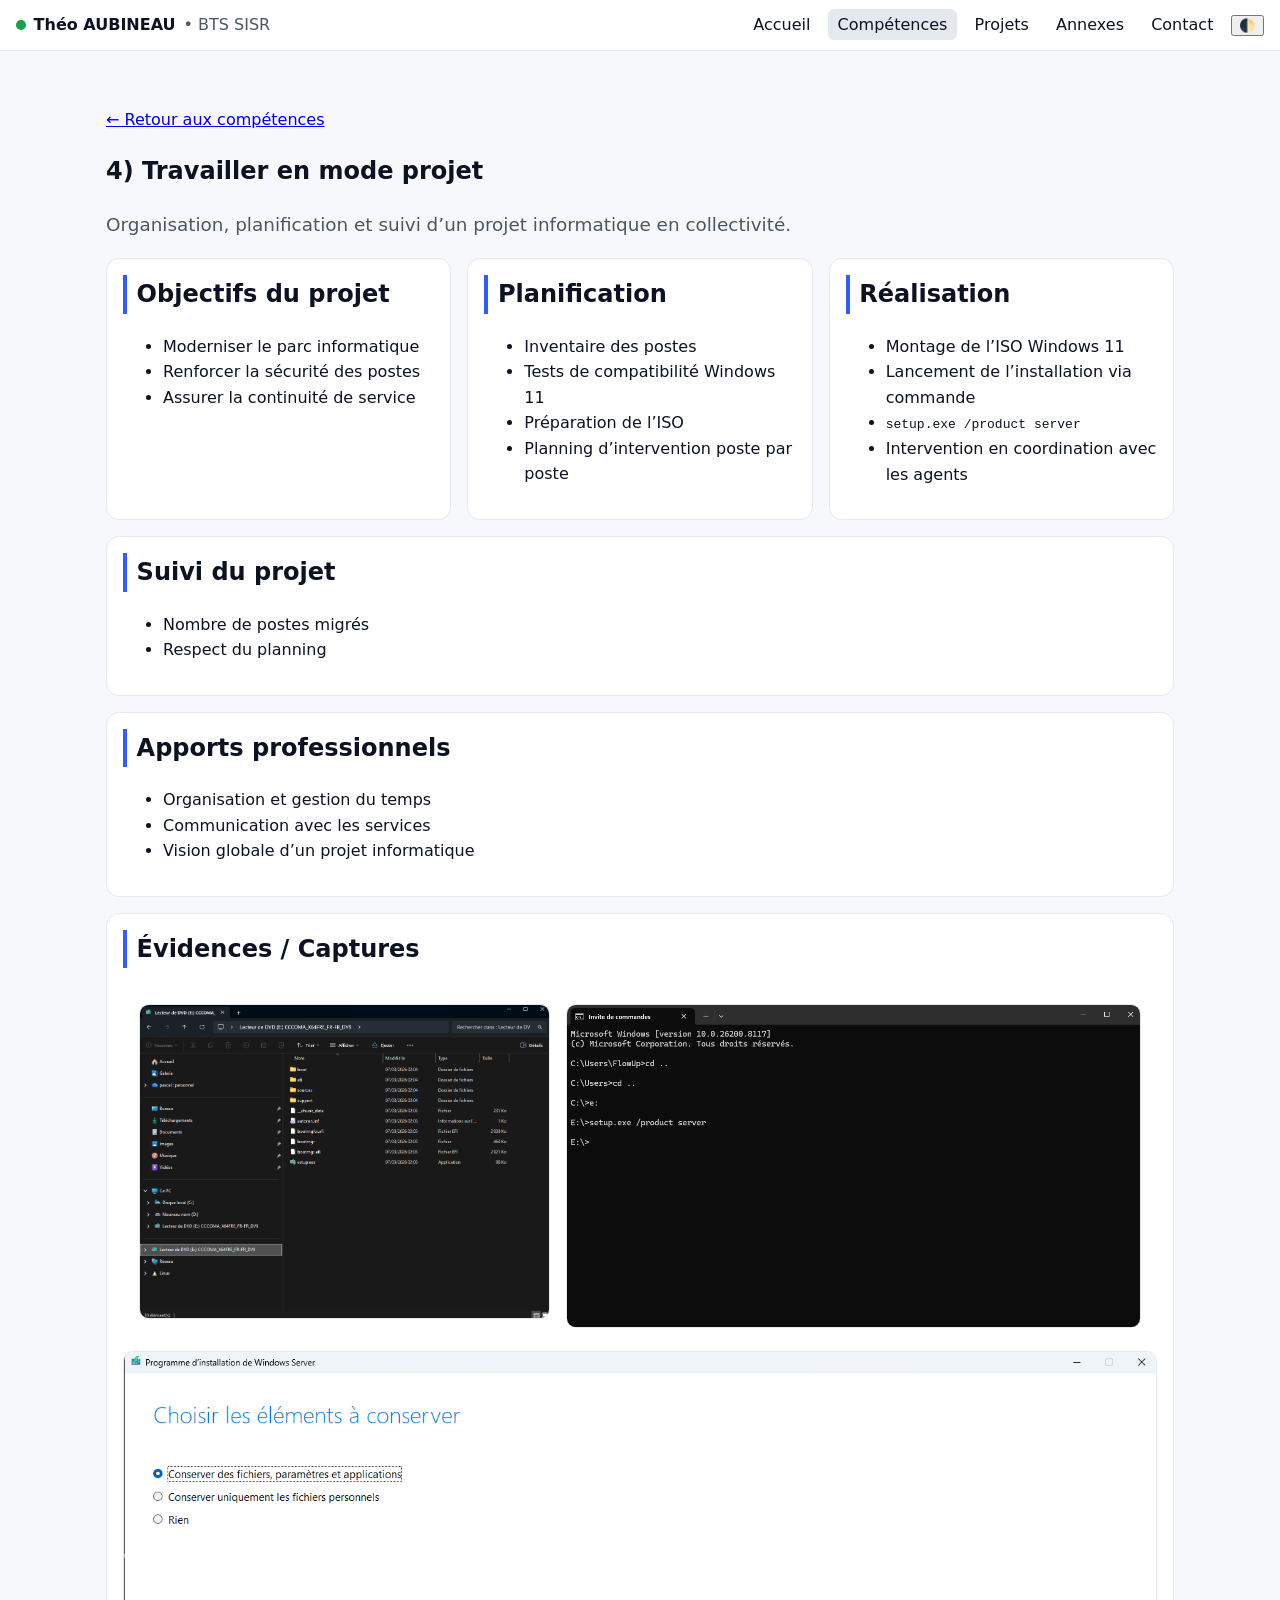
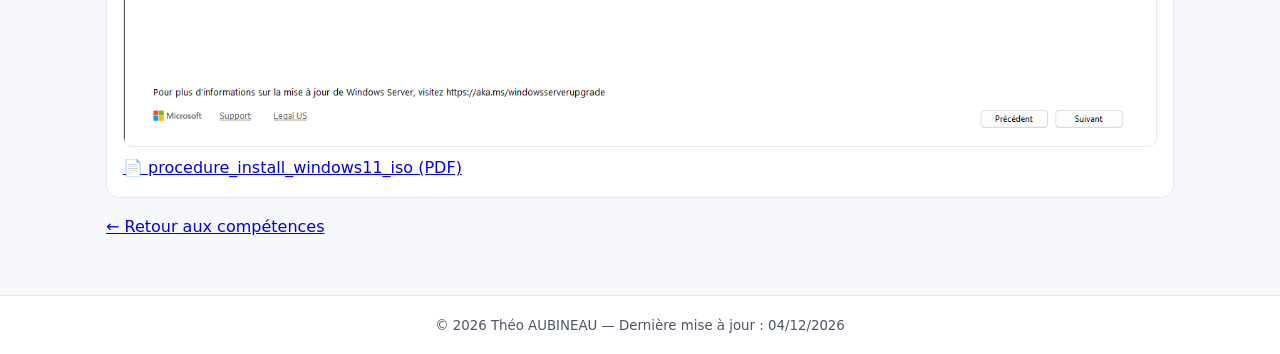
<file: pages/competence-4-mode-projet.html>
<!doctype html>
<html lang="fr">
<head>
  <meta charset="utf-8" />
  <meta name="viewport" content="width=device-width, initial-scale=1" />
  <meta name="color-scheme" content="light dark" />
  <title>4) Travailler en mode projet – Portfolio – Théo AUBINEAU</title>
  <meta name="description" content="Conduite d’un projet de déploiement de Windows 11 en collectivité." />
  <link rel="icon" href="../assets/favicon.svg" type="image/svg+xml" />
  <link rel="stylesheet" href="../assets/styles.css" />
</head>

<body>

<header class="topbar">
  <div class="brand">
    <span class="dot"></span>
    <strong>Théo AUBINEAU</strong>
    <span class="subtitle">• BTS SISR</span>
  </div>
  <nav class="nav">
    <button class="nav-toggle" aria-controls="menu" aria-expanded="false">☰</button>
    <ul id="menu">
      <li><a href="../index.html#accueil">Accueil</a></li>
      <li><a class="active" href="../index.html#competences">Compétences</a></li>
      <li><a href="../index.html#projets">Projets</a></li>
      <li><a href="../index.html#annexes">Annexes</a></li>
      <li><a href="../index.html#contact">Contact</a></li>
      <li><button id="themeToggle" class="btn ghost">🌓</button></li>
    </ul>
  </nav>
</header>

<main>
<section class="section">

  <p><a class="btn" href="../index.html#competences">← Retour aux compétences</a></p>

  <h1>4) Travailler en mode projet</h1>
  <p class="lead">
    Organisation, planification et suivi d’un projet informatique en collectivité.
  </p>

  <div class="grid-3">

    <!-- OBJECTIFS -->
    <article class="card">
      <h2>Objectifs du projet</h2>
      <ul>
        <li>Moderniser le parc informatique</li>
        <li>Renforcer la sécurité des postes</li>
        <li>Assurer la continuité de service</li>
      </ul>
    </article>

    <!-- PLANIFICATION -->
    <article class="card">
      <h2>Planification</h2>
      <ul>
        <li>Inventaire des postes</li>
        <li>Tests de compatibilité Windows 11</li>
        <li>Préparation de l’ISO</li>
        <li>Planning d’intervention poste par poste</li>
      </ul>
    </article>

    <!-- RÉALISATION -->
    <article class="card">
      <h2>Réalisation</h2>
      <ul>
        <li>Montage de l’ISO Windows 11</li>
        <li>Lancement de l’installation via commande</li>
        <li><code>setup.exe /product server</code></li>
        <li>Intervention en coordination avec les agents</li>
      </ul>
    </article>

  </div>

  <!-- SUIVI -->
  <article class="card" style="margin-top:1rem;">
    <h2>Suivi du projet</h2>
    <ul>
      <li>Nombre de postes migrés</li>
      <li>Respect du planning</li>
    </ul>
  </article>

  <!-- APPORT -->
  <article class="card" style="margin-top:1rem;">
    <h2>Apports professionnels</h2>
    <ul>
      <li>Organisation et gestion du temps</li>
      <li>Communication avec les services</li>
      <li>Vision globale d’un projet informatique</li>
    </ul>
  </article>

  <!-- ANNEXES -->
  <article class="card" style="margin-top:1rem;">
        <h2>Évidences / Captures</h2>
        <div class="project-body gallery-3">

    <div class="project-media">
      <img class="zoomable" src="../assets/projets/nouveau lecteur.png" alt="Tickets GLPI" />
    </div>

    <div class="project-media">
      <img class="zoomable" src="../assets/projets/cmd.png" alt="Tickets GLPI" />
    </div>
  </div>

<div class="project-media">
      <img class="zoomable" src="../assets/projets/conserver.png" alt="Tickets GLPI" />
    </div>

<div class="project-media">
  <a href="../assets/projets/procedure_install_windows11_iso.pdf" target="_blank">
    📄 procedure_install_windows11_iso (PDF)
  </a>
</div>

  </div>

</article>

      <div id="fullscreen" class="fullscreen">
        <img id="fullscreen-img">
      </div>

  <p><a class="btn" href="../index.html#competences">← Retour aux compétences</a></p>

</section>
</main>

<footer class="footer">
  <small>© <span id="year"></span> Théo AUBINEAU — Dernière mise à jour : <time id="lastUpdated"></time></small>
</footer>

<script src="../assets/script.js"></script>

<!-- Zoom image -->
  <script>
    document.querySelectorAll(".zoomable").forEach(img => {
      img.addEventListener("click", () => {
        document.getElementById("fullscreen-img").src = img.src;
        document.getElementById("fullscreen").style.display = "flex";
      });
    });
    document.getElementById("fullscreen").addEventListener("click", () => {
      document.getElementById("fullscreen").style.display = "none";
    });
  </script>

</body>
</html>
</file>
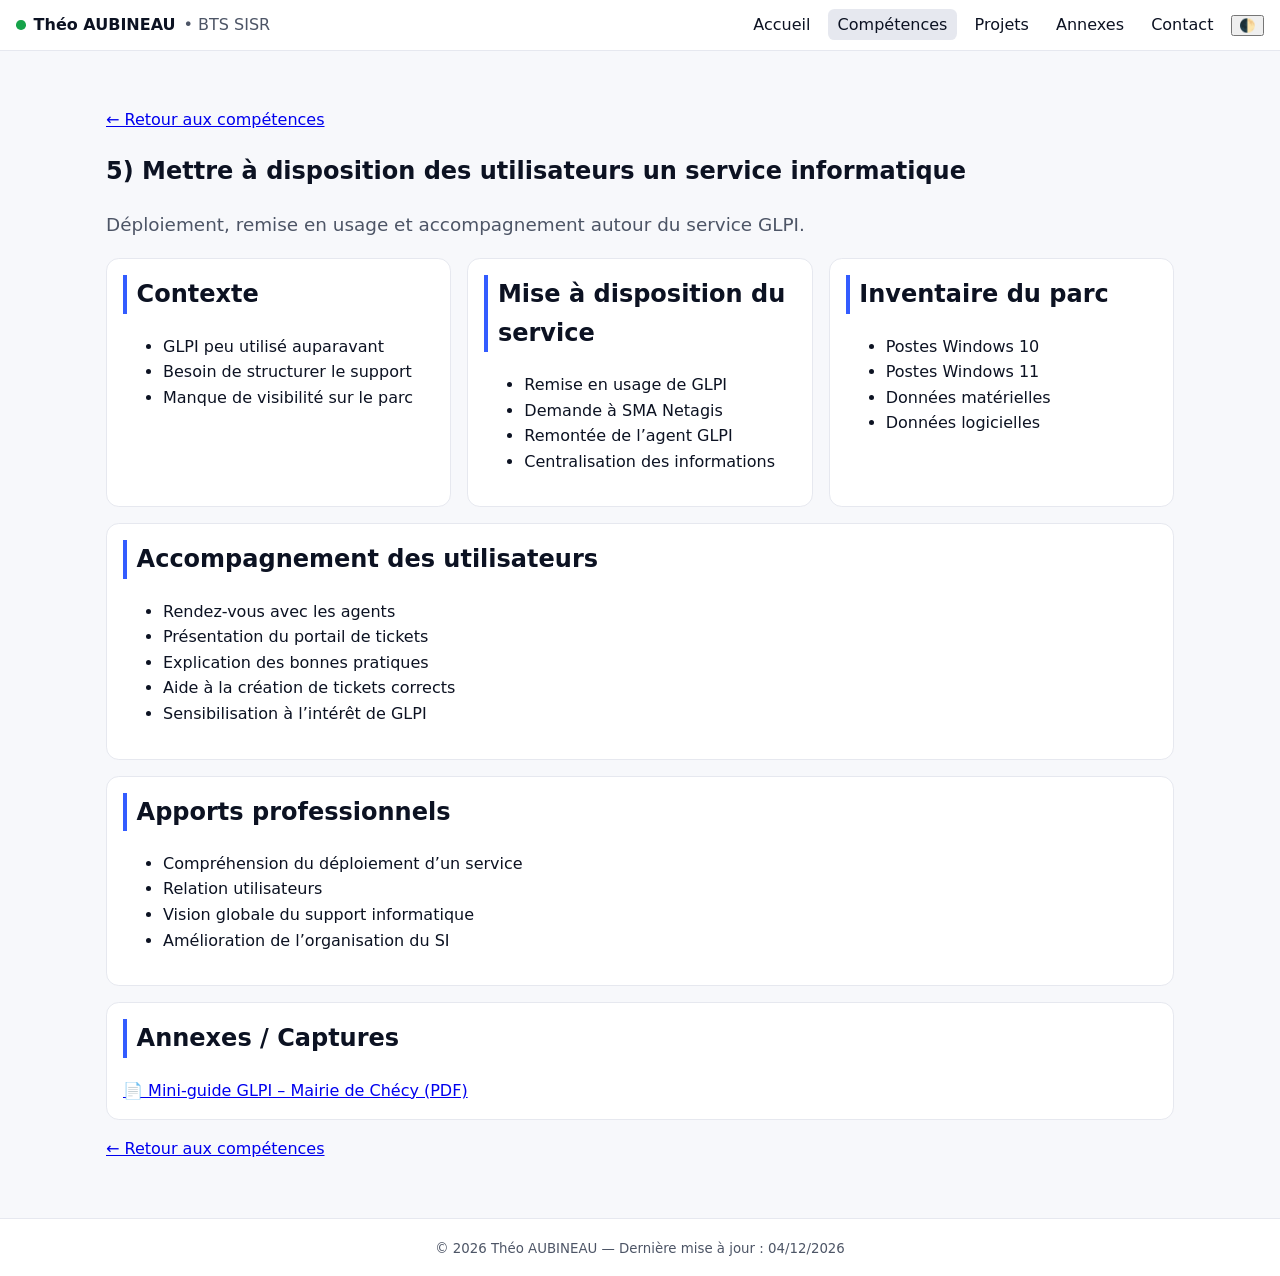
<file: pages/competence-5-service.html>
<!doctype html>
<html lang="fr">
<head>
  <meta charset="utf-8" />
  <meta name="viewport" content="width=device-width, initial-scale=1" />
  <meta name="color-scheme" content="light dark" />
  <title>5) Mettre à disposition un service informatique – Portfolio – Théo AUBINEAU</title>
  <meta name="description" content="Remise en usage et mise à disposition du service GLPI pour les utilisateurs." />
  <link rel="icon" href="../assets/favicon.svg" type="image/svg+xml" />
  <link rel="stylesheet" href="../assets/styles.css" />
</head>

<body>

<header class="topbar">
  <div class="brand">
    <span class="dot"></span>
    <strong>Théo AUBINEAU</strong>
    <span class="subtitle">• BTS SISR</span>
  </div>
  <nav class="nav" aria-label="Navigation principale">
    <button class="nav-toggle" aria-controls="menu" aria-expanded="false">☰</button>
    <ul id="menu">
      <li><a href="../index.html#accueil">Accueil</a></li>
      <li><a class="active" href="../index.html#competences">Compétences</a></li>
      <li><a href="../index.html#projets">Projets</a></li>
      <li><a href="../index.html#annexes">Annexes</a></li>
      <li><a href="../index.html#contact">Contact</a></li>
      <li><button id="themeToggle" class="btn ghost">🌓</button></li>
    </ul>
  </nav>
</header>

<main>
<section class="section">

  <p><a class="btn" href="../index.html#competences">← Retour aux compétences</a></p>

  <h1>5) Mettre à disposition des utilisateurs un service informatique</h1>
  <p class="lead">
    Déploiement, remise en usage et accompagnement autour du service GLPI.
  </p>

  <div class="grid-3">

    <!-- CONTEXTE -->
    <article class="card">
      <h2>Contexte</h2>
      <ul>
        <li>GLPI peu utilisé auparavant</li>
        <li>Besoin de structurer le support</li>
        <li>Manque de visibilité sur le parc</li>
      </ul>
    </article>

    <!-- DÉPLOIEMENT -->
    <article class="card">
      <h2>Mise à disposition du service</h2>
      <ul>
        <li>Remise en usage de GLPI</li>
        <li>Demande à SMA Netagis</li>
        <li>Remontée de l’agent GLPI</li>
        <li>Centralisation des informations</li>
      </ul>
    </article>

    <!-- INVENTAIRE -->
    <article class="card">
      <h2>Inventaire du parc</h2>
      <ul>
        <li>Postes Windows 10</li>
        <li>Postes Windows 11</li>
        <li>Données matérielles</li>
        <li>Données logicielles</li>
      </ul>
    </article>

  </div>

  <!-- ACCOMPAGNEMENT -->
  <article class="card" style="margin-top:1rem;">
    <h2>Accompagnement des utilisateurs</h2>
    <ul>
      <li>Rendez-vous avec les agents</li>
      <li>Présentation du portail de tickets</li>
      <li>Explication des bonnes pratiques</li>
      <li>Aide à la création de tickets corrects</li>
      <li>Sensibilisation à l’intérêt de GLPI</li>
    </ul>
  </article>

  <!-- APPORT -->
  <article class="card" style="margin-top:1rem;">
    <h2>Apports professionnels</h2>
    <ul>
      <li>Compréhension du déploiement d’un service</li>
      <li>Relation utilisateurs</li>
      <li>Vision globale du support informatique</li>
      <li>Amélioration de l’organisation du SI</li>
    </ul>
  </article>

  <!-- ANNEXES -->
  <article class="card" style="margin-top:1rem;">
    <h2>Annexes / Captures</h2>
    
<div class="project-media">
  <a href="../assets/projets/Mini_guide_GLPI_Mairie_de_Checy.pdf" target="_blank">
    📄 Mini‑guide GLPI – Mairie de Chécy (PDF)
  </a>
</div>

  </article>

  <p><a class="btn" href="../index.html#competences">← Retour aux compétences</a></p>

</section>
</main>

<footer class="footer">
  <small>© <span id="year"></span> Théo AUBINEAU — Dernière mise à jour : <time id="lastUpdated"></time></small>
</footer>

<script src="../assets/script.js"></script>

</body>
</html>
</file>
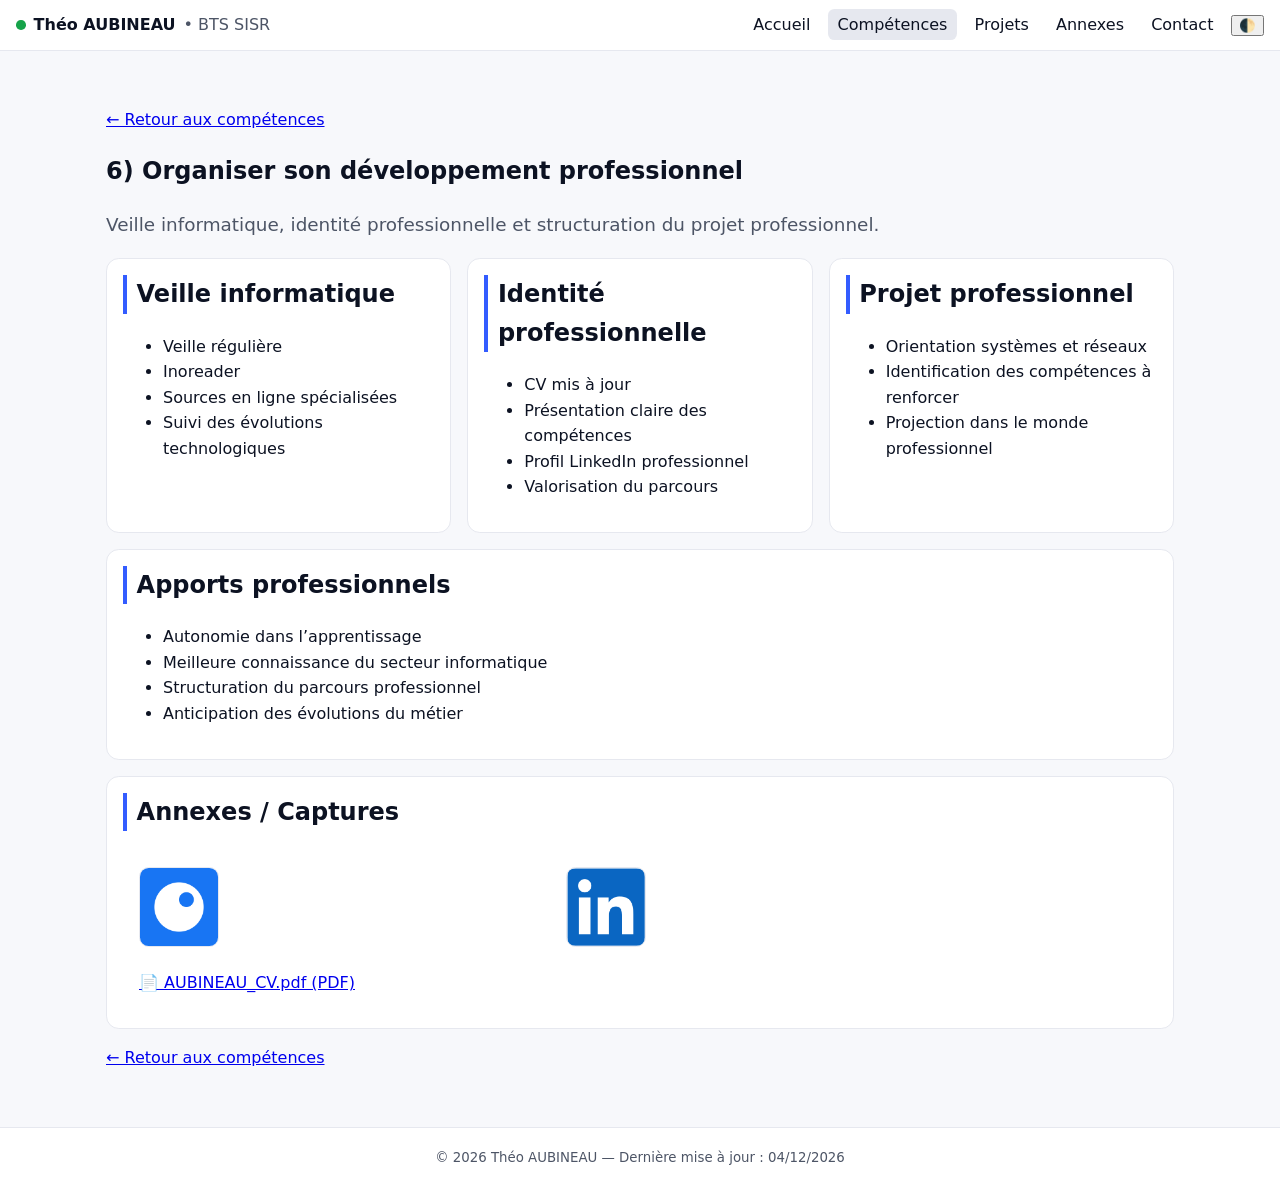
<file: pages/competence-6-developpement-pro.html>
<!doctype html>
<html lang="fr">
<head>
  <meta charset="utf-8" />
  <meta name="viewport" content="width=device-width, initial-scale=1" />
  <meta name="color-scheme" content="light dark" />
  <title>6) Organiser son développement professionnel – Portfolio – Théo AUBINEAU</title>
  <meta name="description" content="Veille informatique, identité professionnelle et construction du projet professionnel." />
  <link rel="icon" href="../assets/favicon.svg" type="image/svg+xml" />
  <link rel="stylesheet" href="../assets/styles.css" />
</head>

<body>

<header class="topbar">
  <div class="brand">
    <span class="dot"></span>
    <strong>Théo AUBINEAU</strong>
    <span class="subtitle">• BTS SISR</span>
  </div>
  <nav class="nav" aria-label="Navigation principale">
    <button class="nav-toggle" aria-controls="menu" aria-expanded="false">☰</button>
    <ul id="menu">
      <li><a href="../index.html#accueil">Accueil</a></li>
      <li><a class="active" href="../index.html#competences">Compétences</a></li>
      <li><a href="../index.html#projets">Projets</a></li>
      <li><a href="../index.html#annexes">Annexes</a></li>
      <li><a href="../index.html#contact">Contact</a></li>
      <li><button id="themeToggle" class="btn ghost">🌓</button></li>
    </ul>
  </nav>
</header>

<main>
<section class="section">

  <p><a class="btn" href="../index.html#competences">← Retour aux compétences</a></p>

  <h1>6) Organiser son développement professionnel</h1>
  <p class="lead">
    Veille informatique, identité professionnelle et structuration du projet professionnel.
  </p>

  <div class="grid-3">

    <!-- VEILLE -->
    <article class="card">
      <h2>Veille informatique</h2>
      <ul>
        <li>Veille régulière</li>
        <li>Inoreader</li>
        <li>Sources en ligne spécialisées</li>
        <li>Suivi des évolutions technologiques</li>
      </ul>
    </article>

    <!-- IDENTITÉ PRO -->
    <article class="card">
      <h2>Identité professionnelle</h2>
      <ul>
        <li>CV mis à jour</li>
        <li>Présentation claire des compétences</li>
        <li>Profil LinkedIn professionnel</li>
        <li>Valorisation du parcours</li>
      </ul>
    </article>

    <!-- PROJET PRO -->
    <article class="card">
      <h2>Projet professionnel</h2>
      <ul>
        <li>Orientation systèmes et réseaux</li>
        <li>Identification des compétences à renforcer</li>
        <li>Projection dans le monde professionnel</li>
      </ul>
    </article>

  </div>

  <!-- APPORT -->
  <article class="card" style="margin-top:1rem;">
    <h2>Apports professionnels</h2>
    <ul>
      <li>Autonomie dans l’apprentissage</li>
      <li>Meilleure connaissance du secteur informatique</li>
      <li>Structuration du parcours professionnel</li>
      <li>Anticipation des évolutions du métier</li>
    </ul>
  </article>

  
<!-- ANNEXES -->
<article class="card" style="margin-top:1rem;">
  <h2>Annexes / Captures</h2>

  <div class="project-body gallery-3">
    
    
<div class="project-media">
  <a href="https://www.inoreader.com/dashboard" target="_blank">
    <img
      class="zoomable"
      src="../assets/projets/inoreader.png"
      alt="Veille informatique Inoreader"
      style="max-width: 80px; width: 100%;"
    >
  </a>
</div>

    <div class="project-media">
  <a href="https://www.linkedin.com/in/théo-aubineau-8151b8290/?skipRedirect=true" target="_blank">
    <img
      class="zoomable"
      src="../assets/projets/linkedin.png"
      alt="Veille informatique Inoreader"
      style="max-width: 80px; width: 100%;"
    >
  </a>
</div>

    <div class="project-media">
  <a href="../assets/projets/AUBINEAU_CV_2.pdf" target="_blank">
    📄 AUBINEAU_CV.pdf (PDF)
  </a>
</div>

  </div>
</article>


  <p><a class="btn" href="../index.html#competences">← Retour aux compétences</a></p>

</section>
</main>

<footer class="footer">
  <small>© <span id="year"></span> Théo AUBINEAU — Dernière mise à jour : <time id="lastUpdated"></time></small>
</footer>

<script src="../assets/script.js"></script>

</body>
</html>
</file>
<file: assets/styles.css>
:root {
  --bg: #0b0c0f;
  --panel: #12141a;
  --text: #e6e8ee;
  --muted: #a9afbc;
  --brand: #4f77ff;
  --accent: #22c55e;
  --border: #232634;
  --card: #161923;
}

:root[data-theme="light"] {
  --bg: #f7f8fb;
  --panel: #ffffff;
  --text: #0c1222;
  --muted: #4d5566;
  --brand: #335cff;
  --accent: #16a34a;
  --border: #e6e8ef;
  --card: #ffffff;
}

* { box-sizing: border-box; }
html { scroll-behavior: smooth; }

body {
  margin: 0;
  font-family: system-ui, -apple-system, Segoe UI, Roboto, Arial, sans-serif;
  background: var(--bg);
  color: var(--text);
  line-height: 1.6;
}

/* Topbar */
.topbar {
  position: sticky; top: 0; z-index: 50;
  display: flex; align-items: center; justify-content: space-between;
  gap: 1rem; padding: .75rem 1rem;
  background: var(--panel); border-bottom: 1px solid var(--border);
}
.brand { display: flex; align-items: center; gap: .5rem; font-size: 1rem; }
.brand .dot { width: .6rem; height: .6rem; background: var(--accent); border-radius: 50%; display:inline-block; }
.brand .subtitle { color: var(--muted); font-weight: 500; }

/* Logos partenaires */
.topbar-logos { display: flex; align-items: center; gap: .6rem; }
.topbar-logos img { height: 50px; width: auto; display: block; }
@media (max-width: 880px) { .topbar-logos img { height: 22px; } }

/* Navigation */
.nav ul { list-style: none; display: flex; gap: .5rem; margin: 0; padding: 0; align-items: center; }
.nav a { color: var(--text); text-decoration: none; padding: .4rem .6rem; border-radius: .4rem; }
.nav a:hover, .nav a.active { background: var(--border); }
.nav-toggle { display: none; }

@media (max-width: 880px) {
  .nav-toggle { display: inline-flex; background: none; color: var(--text); border: 1px solid var(--border); padding: .3rem .5rem; border-radius: .4rem; }
  .nav ul {
    position: absolute; right: 1rem; top: 3.2rem;
    background: var(--panel); border: 1px solid var(--border);
    border-radius: .6rem; padding: .5rem;
    flex-direction: column; display: none;
  }
  .nav ul.open { display: flex; }
}

/* Hero */
.hero { padding: 3rem 1rem; border-bottom: 1px solid var(--border); }
.hero-grid {
  display: grid; grid-template-columns: 1.2fr .8fr; gap: 2rem;
  align-items: center; max-width: 1100px; margin: 0 auto;
}
.lead { color: var(--muted); font-size: 1.15rem; }
.actions { display: flex; gap: .6rem; margin-top: 1rem; }
.badges {
  display: flex; flex-wrap: wrap; gap: .4rem; margin-top: .8rem;
  list-style: none; padding: 0;
}
.badges li {
  background: var(--border); color: var(--text);
  padding: .25rem .5rem; border-radius: .4rem; font-size: .85rem;
}
.portrait img {
  width: 100%; border-radius: .8rem; border: 1px solid var(--border);
}

@media (max-width: 880px) { .hero-grid { grid-template-columns: 1fr; } }

/* Sections */
.section { padding: 2.5rem 1rem; max-width: 1100px; margin: 0 auto; }
.section h2 { margin-top: 0; border-left: .3rem solid var(--brand); padding-left: .6rem; }

.grid-3 { display: grid; grid-template-columns: repeat(3, 1fr); gap: 1rem; }
@media (max-width: 880px) { .grid-3 { grid-template-columns: 1fr; } }

.card {
  background: var(--card); border: 1px solid var(--border);
  padding: 1rem; border-radius: .8rem;
}

/* Projects */
.project { background: var(--card); border: 1px solid var(--border); border-radius: .8rem; margin-bottom: 1rem; }
.project header { padding: 1rem 1rem 0 1rem; }
.project .meta { color: var(--muted); font-size: .9rem; }
.project-body { display: grid; grid-template-columns: 1fr 1.4fr; gap: 1rem; padding: 1rem; }
.project-media img { width: 100%; border-radius: .6rem; border: 1px solid var(--border); }

/* ---------- SLIDER ---------- */
.hero-grid .hero-slider {
  grid-column: 1 / -1; margin-top: 1rem;
  border: 1px solid var(--border); border-radius: .8rem;
  overflow: hidden; background: var(--panel); position: relative;
  height: clamp(240px, 32vw, 460px);
  box-shadow: 0 0 0 1px var(--border);
}
.hero-slider .slides { position: relative; width: 100%; height: 100%; }
.hero-slider img {
  position: absolute; inset: 0; width: 100%; height: 100%;
  object-fit: cover; opacity: 0;
  transition: opacity 600ms ease-in-out;
}
.hero-slider img.active { opacity: 1; }
.hero-slider .dots {
  position: absolute; right: .6rem; bottom: .6rem;
  display: flex; gap: .4rem;
}
.hero-slider .dot {
  width: .55rem; height: .55rem; border-radius: 50%;
  border: 1px solid rgba(0,0,0,.35); background: rgba(255,255,255,.45);
  cursor: pointer;
}
.hero-slider .dot.active { background: var(--brand); border-color: var(--brand); }

/* ----------- Section Compétences ----------- */
.competences {
  background-color: var(--bg);
  padding: 40px 15px;
  text-align: center;
}

.competences h2 {
  font-size: 2em;
  color: var(--text);
  margin-bottom: 40px;
}

.competence-list {
  display: flex;
  flex-direction: column;
  gap: 25px;
  max-width: 900px;
  margin: 0 auto;
}

.competence-card {
  background: var(--card);
  border-radius: 15px;
  padding: 25px 30px;
  width: 100%;
  border: 1px solid var(--border);
  box-shadow: 0 4px 12px rgba(0,0,0,0.4);
  text-align: left;
  transition: transform 0.3s, box-shadow 0.3s;
}

.competence-card:hover {
  transform: translateY(-5px);
  box-shadow: 0 6px 18px rgba(0,0,0,0.55);
}

.competence-card h3 {
  color: var(--brand);
  font-size: 1.3em;
  margin-bottom: 15px;
}

.competence-card p {
  font-size: 1em;
  line-height: 1.7;
  color: var(--text);
  margin: 0;
}

.competence-card strong {
  color: var(--text);
  font-size: 1.1em;
}

.competence-card ul {
  color: var(--text);
  margin-top: 12px;
  padding-left: 18px;
}

/* Footer */
.footer {
  padding: 1rem; text-align: center; color: var(--muted);
  border-top: 1px solid var(--border); background: var(--panel);
}

/* ------------------------------------------------- */
/* ------------  MODULE ZOOM FULLSCREEN ------------ */
/* ------------------------------------------------- */

.zoomable {
  cursor: pointer;
  transition: transform 0.2s ease;
}

.zoomable:hover {
  transform: scale(1.03);
}

.fullscreen {
  display: none;
  position: fixed;
  inset: 0;
  background: rgba(0,0,0,0.85);
  justify-content: center;
  align-items: center;
  z-index: 9999;
}

.fullscreen img {
  max-width: 90%;
  max-height: 90%;
  border-radius: .6rem;
  box-shadow: 0 0 20px rgba(0,0,0,0.45);
  border: 1px solid var(--border);
}
``
</file>
